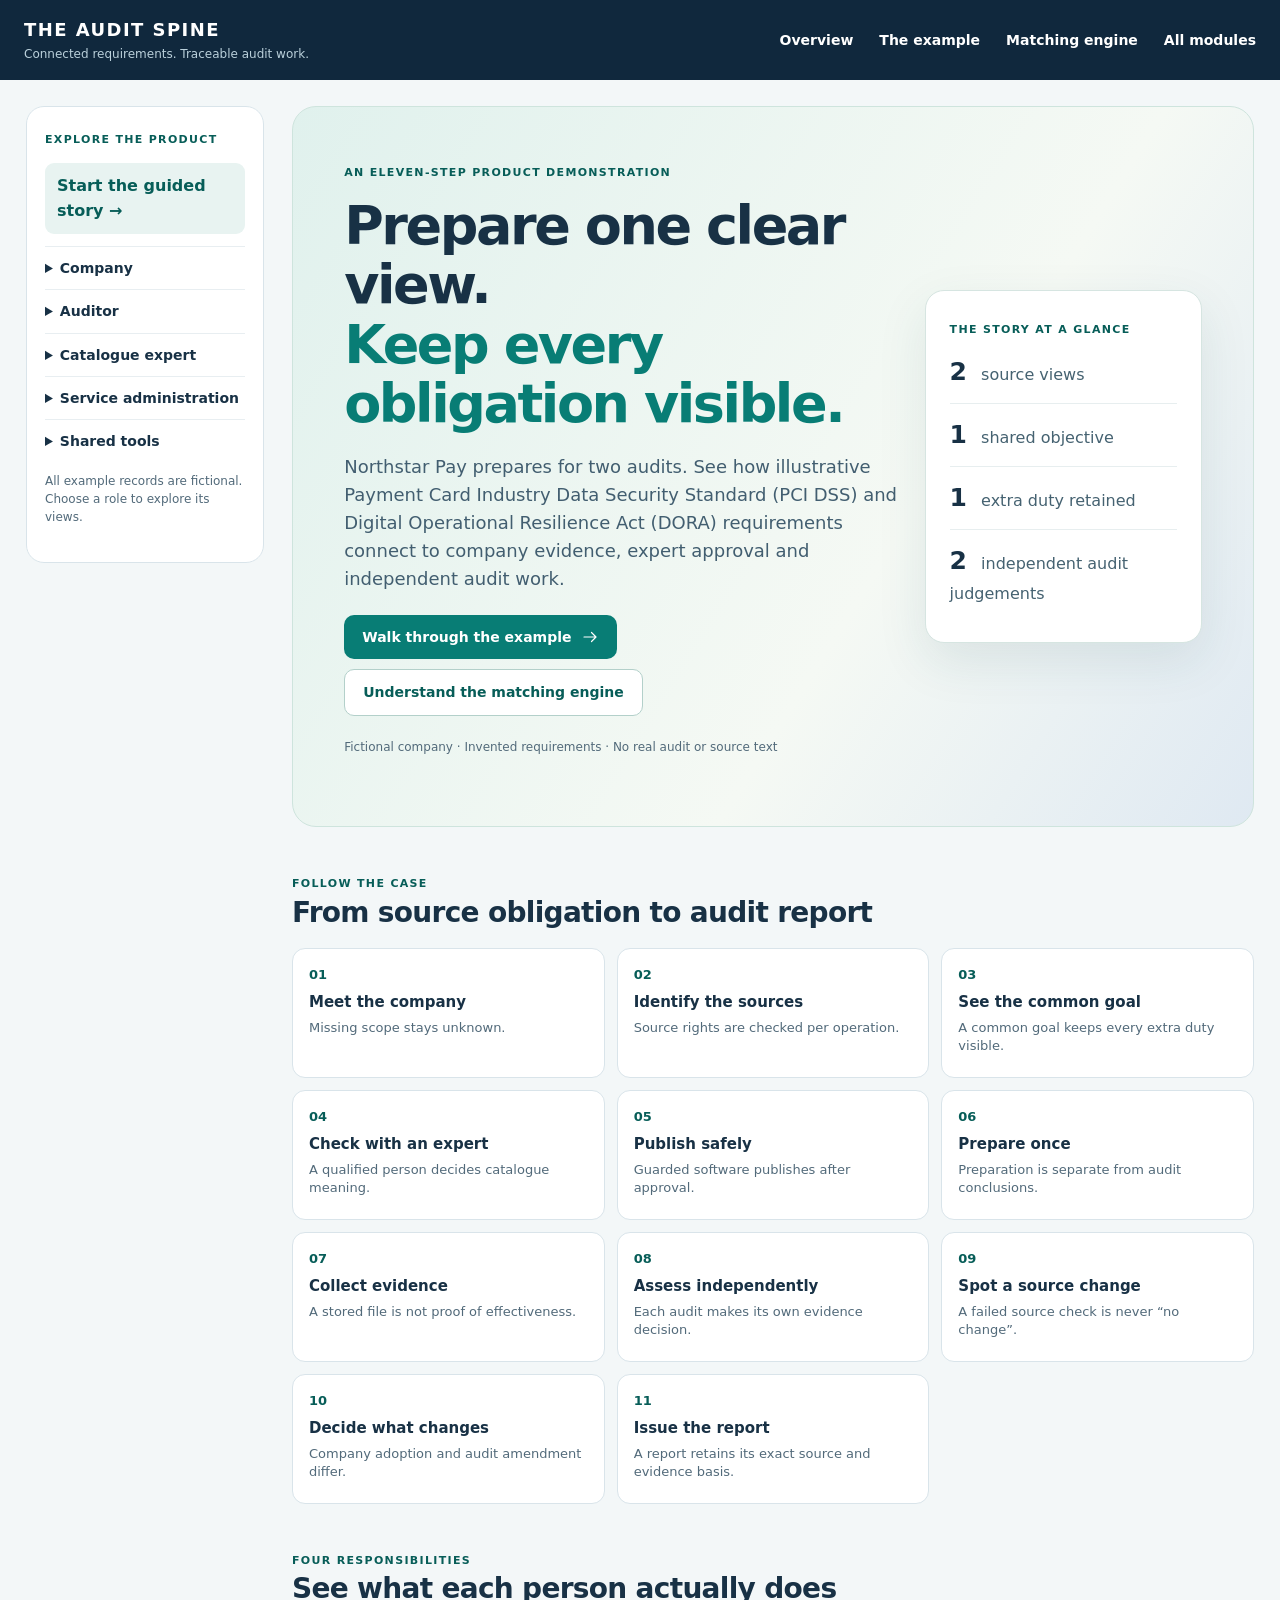
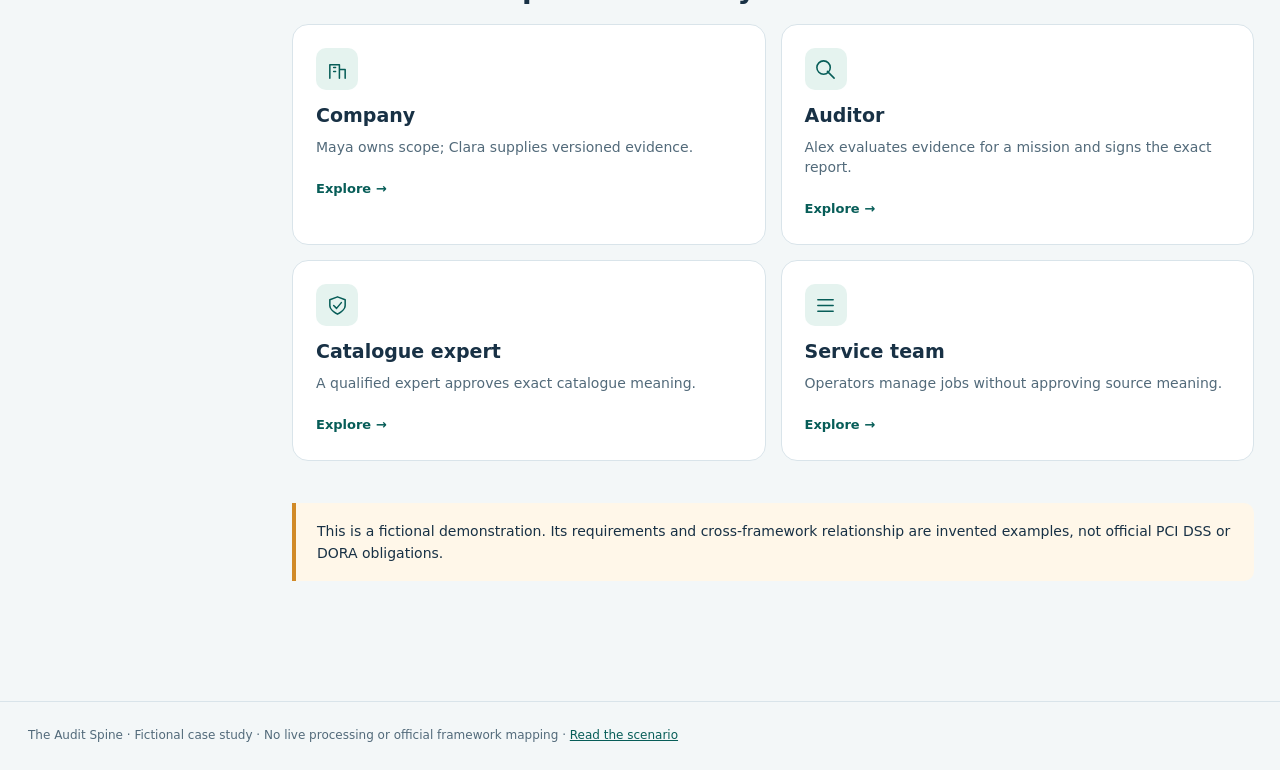
<file: index.html>
<!doctype html><html lang="en"><head><meta charset="utf-8"><meta name="viewport" content="width=device-width,initial-scale=1"><meta name="description" content="Explore a fictional payment company preparing for two audits with traceable requirements, evidence and expert decisions."><title>The Audit Spine · Product demonstration</title><style>:root{--ink:#183145;--navy:#10283d;--teal:#087d75;--teal-dark:#075d58;--muted:#526a7a;--line:#d9e4ea;--paper:#fff;--bg:#f3f7f8;--amber:#a86210}*{box-sizing:border-box}html{scroll-behavior:smooth}body{margin:0;background:var(--bg);color:var(--ink);font:16px/1.6 Inter,ui-sans-serif,system-ui,-apple-system,Segoe UI,sans-serif}a{color:var(--teal-dark)}a:hover{text-decoration-thickness:2px}a,button,summary{touch-action:manipulation}button{cursor:pointer;font:inherit}a:focus-visible,button:focus-visible,summary:focus-visible{outline:3px solid #e59f33;outline-offset:3px}.skip{position:absolute;left:-10000px}.skip:focus{left:20px;top:10px;z-index:100;background:white;padding:10px}header{background:var(--navy);color:white;padding:16px max(24px,calc((100vw - 1400px)/2));display:flex;justify-content:space-between;gap:24px;align-items:center}header a{color:white;text-decoration:none}.brand{font-size:18px;letter-spacing:.08em;font-weight:800}.brand small{display:block;letter-spacing:0;color:#bad0db;font-weight:400;font-size:12px}nav.top{display:flex;gap:26px;flex-wrap:wrap}nav.top a{font-size:14px;font-weight:650}.shell{max-width:1450px;margin:26px auto;display:grid;grid-template-columns:238px minmax(0,1fr);gap:28px;padding:0 26px}aside.left{align-self:start;background:white;border:1px solid var(--line);border-radius:18px;padding:18px;position:sticky;top:20px;max-height:calc(100vh - 40px);overflow:auto}.side-title,.eyebrow{font-size:11px;text-transform:uppercase;letter-spacing:.12em;color:var(--teal-dark);font-weight:800}.side-start{display:block;background:#e8f3f1;border-radius:9px;padding:10px 12px;text-decoration:none;font-weight:700;margin:12px 0}.side-start:hover{background:#d6ebe7}.left details{border-top:1px solid #e8eef1;padding:10px 0}.left summary{font-size:14px;font-weight:700;cursor:pointer}.left details a{display:block;padding:5px 4px 5px 13px;text-decoration:none;font-size:13px;line-height:1.35}.left details a:hover{background:#eff7f5}.left .side-note{font-size:12px;color:var(--muted);line-height:1.5}main{min-width:0;outline:none;padding-bottom:70px}h1{font-size:clamp(32px,4.4vw,54px);letter-spacing:-.045em;line-height:1.1;margin:12px 0 20px}h1 em{font-style:normal;color:var(--teal)}h2{font-size:clamp(21px,2.2vw,28px);line-height:1.25;margin:0 0 18px;letter-spacing:-.025em}h3{font-size:19px;line-height:1.25;margin:14px 0 8px}p{margin:9px 0 18px}.lead{font-size:18px;line-height:1.55;color:#425e70;max-width:820px}.fine{font-size:12px;color:var(--muted)}.hero{background:linear-gradient(122deg,#e0f1ed 0%,#f5f9f4 62%,#dfe9f2 100%);border:1px solid #cee4dd;border-radius:24px;min-height:420px;padding:clamp(25px,4vw,56px);display:grid;grid-template-columns:minmax(0,2fr) minmax(240px,1fr);gap:26px;align-items:center}.hero-stats{background:#fff;border:1px solid #d6e5e1;border-radius:19px;padding:24px;box-shadow:0 18px 50px #1d4a541a}.hero-stats>span{font-size:11px;letter-spacing:.12em;font-weight:800;color:var(--teal-dark)}.hero-stats div{padding:11px 0;border-bottom:1px solid #e7eeef;color:#456271}.hero-stats div:last-child{border:0}.hero-stats b{font-size:25px;color:var(--ink);margin-right:9px}.buttons{display:flex;gap:10px;flex-wrap:wrap;margin:22px 0}.btn{background:var(--teal);color:white;padding:11px 18px;border-radius:10px;text-decoration:none;font-size:14px;font-weight:750;display:inline-flex;gap:10px;align-items:center;min-height:44px}.btn:hover{background:var(--teal-dark);color:white}.btn.light{background:white;color:var(--teal-dark);border:1px solid #b3d0ca}.btn .icon{width:18px;height:18px}.section{margin:42px 0}.route-grid{display:grid;grid-template-columns:repeat(3,minmax(0,1fr));gap:12px}.route-grid a{background:white;border:1px solid var(--line);border-radius:13px;padding:16px;text-decoration:none;color:var(--ink);min-height:130px}.route-grid a:hover,.card:hover{border-color:var(--teal);box-shadow:0 8px 24px #163e4014}.route-grid span{display:block;color:var(--teal-dark);font-weight:800;font-size:13px}.route-grid b{display:block;margin:5px 0;font-size:15px}.route-grid small{display:block;color:var(--muted);font-size:13px;line-height:1.35}.grid{display:grid;grid-template-columns:repeat(2,minmax(0,1fr));gap:15px}.card{background:white;border:1px solid var(--line);border-radius:16px;padding:23px;color:var(--ink);text-decoration:none;display:block;min-width:0}.card p{font-size:14px;color:var(--muted);line-height:1.45}.card b{font-size:13px;color:var(--teal-dark)}.card-icon{display:grid;place-items:center;background:#e5f3ef;color:var(--teal-dark);border-radius:10px;width:42px;height:42px}.icon{width:23px;height:23px}.notice{border-left:4px solid #d18a27;background:#fff7e9;padding:17px 21px;border-radius:0 10px 10px 0;margin:24px 0;font-size:14px}.intro{padding:24px 0 12px}.match{display:grid;grid-template-columns:minmax(180px,1fr) 28px minmax(190px,1.2fr) 28px minmax(180px,1fr);gap:10px;align-items:center;margin:28px 0}.source-group{display:grid;gap:10px}.source-group>div,.shared,.difference{padding:18px;border:1px solid #cfdfdd;border-radius:15px;background:white;min-width:0}.source-group span,.shared span,.difference span{display:block;color:var(--teal-dark);font-size:11px;text-transform:uppercase;letter-spacing:.07em;font-weight:800}.source-group strong,.shared strong,.difference strong{display:block;font-size:16px;line-height:1.3;margin-top:5px}.source-group p,.shared p,.difference p{color:var(--muted);font-size:13px;margin:6px 0 0}.shared{background:#e5f3ef;border-color:#9fd0c6;box-shadow:0 10px 25px #1d6e6118}.difference{background:#fff9ed;border-color:#ecd19e}.connector{color:var(--teal);display:flex;align-items:center;justify-content:center}.pipeline{display:grid;grid-template-columns:repeat(4,1fr);gap:12px}.pipeline>div{border:1px solid var(--line);background:white;border-radius:13px;padding:17px}.pipeline span{display:grid;place-items:center;background:#e5f3ef;color:var(--teal-dark);border-radius:50%;width:30px;height:30px;font-weight:800}.pipeline b{display:block;margin-top:10px}.pipeline p{font-size:13px;color:var(--muted)}.callout{padding:22px;border:1px solid var(--line);border-radius:14px;background:#fff}.callout p{color:var(--muted)}.screen-heading{display:flex;justify-content:space-between;gap:25px;align-items:center;padding:20px 0 10px}.screen-heading h1{font-size:clamp(30px,3.6vw,45px)}.screen-icon{width:64px;height:64px;flex:none;border-radius:18px;background:#e5f3ef;color:var(--teal-dark);display:grid;place-items:center}.screen-icon .icon{width:34px;height:34px}.progress{height:7px;background:#e2e9ec;border-radius:8px;overflow:hidden;margin:18px 0}.progress span{height:100%;display:block;background:var(--teal)}.context{display:flex;gap:8px;flex-wrap:wrap;margin:14px 0 24px}.context span{background:white;border:1px solid var(--line);border-radius:25px;padding:5px 10px;color:#4c6876;font-size:12px}.workspace{display:grid;grid-template-columns:minmax(0,1.9fr) minmax(240px,.8fr);gap:16px}.panel,.insight,.detail{background:white;border:1px solid var(--line);border-radius:16px;padding:20px;min-width:0}.panel-title h2{font-size:20px;margin:4px 0}.tablewrap{overflow:auto}.tablewrap table{width:100%;border-collapse:collapse;font-size:14px;text-align:left}.tablewrap caption{position:absolute;clip:rect(0 0 0 0);height:1px;width:1px;overflow:hidden}.tablewrap th,.tablewrap td{border-bottom:1px solid #e8eef1;padding:13px 12px;vertical-align:top;min-width:125px}.tablewrap thead{background:#eef5f5}.tablewrap tbody th{font-weight:700}.insight{background:#f0f6f4;border-color:#d5e8e2;align-self:start}.insight h2{font-size:19px;margin:8px 0}.insight p{color:#496977;font-size:14px}.insight button{background:none;border:0;padding:7px 0;color:var(--teal-dark);font-weight:750;text-align:left}.detail{margin:16px 0}.detail summary{cursor:pointer;font-weight:750}.detail dl{display:grid;grid-template-columns:repeat(2,1fr);gap:12px}.detail dl>div{border-bottom:1px solid #e9eff1;padding:8px 0}.detail dt{font-size:12px;color:var(--muted)}.detail dd{margin:0;font-weight:650;overflow-wrap:anywhere}.story-nav{border-top:1px solid var(--line);padding-top:20px;display:flex;justify-content:space-between;align-items:center;gap:10px;margin:26px 0}.story-nav>a:not(.btn){font-weight:700;text-decoration:none}.story-nav>span{font-size:13px;color:var(--muted)}.related{display:flex;flex-wrap:wrap;gap:10px}.related a{border:1px solid var(--line);border-radius:9px;padding:9px 13px;text-decoration:none;background:white;font-size:13px}.related a:hover{border-color:var(--teal)}.story-card{background:#e7f3ef;border-radius:12px;padding:20px;margin:20px 0}.story-card p{margin:4px 0}.footer{max-width:1450px;margin:auto;border-top:1px solid var(--line);padding:24px 28px;color:var(--muted);font-size:12px}dialog{border:0;border-radius:16px;box-shadow:0 24px 80px #10283d66;padding:27px;max-width:520px;width:calc(100vw - 35px);color:var(--ink)}dialog::backdrop{background:#10283d99}dialog h2{font-size:20px}
@media(max-width:1100px){.shell{grid-template-columns:205px minmax(0,1fr);gap:18px}.hero{grid-template-columns:1fr}.hero-stats{display:grid;grid-template-columns:repeat(2,1fr);gap:0 20px}.hero-stats>span{grid-column:1/-1}.match{grid-template-columns:1fr}.connector .icon{transform:rotate(90deg)}.source-group{grid-template-columns:repeat(2,1fr)}.pipeline{grid-template-columns:repeat(2,1fr)}}
.highlights{display:grid;grid-template-columns:repeat(3,minmax(0,1fr));gap:12px;margin:12px 0 18px}.highlight{background:white;border:1px solid var(--line);border-radius:13px;padding:16px;min-width:0}.highlight span{display:block;color:var(--muted);font-size:12px;margin-bottom:7px}.highlight strong{font-size:14px;line-height:1.4;display:block}.highlight.good{border-top:4px solid #318569}.highlight.warn{border-top:4px solid #c88826}.highlight.neutral{border-top:4px solid #5584ac}
@media(max-width:760px){.highlights{grid-template-columns:1fr}}
@media(max-width:760px){header{padding:16px;align-items:start;flex-direction:column}nav.top{gap:14px}.shell{display:block;padding:0 16px;margin:16px auto}.left{position:static!important;max-height:none!important;margin-bottom:20px}.hero{min-height:0;padding:24px}.route-grid,.grid,.workspace,.detail dl{grid-template-columns:1fr}.story-nav{flex-wrap:wrap}.story-nav .btn{width:100%;justify-content:center}.screen-icon{display:none}.source-group{grid-template-columns:1fr}.hero-stats{padding:15px}.hero-stats b{font-size:21px}.screen-heading h1{letter-spacing:-.025em}}
@media(max-width:430px){.hero-stats{grid-template-columns:1fr}.pipeline{grid-template-columns:1fr}.context{font-size:11px}.btn{width:100%;justify-content:center}}
@media print{header,.left,.buttons,.story-nav,.insight button,dialog{display:none!important}.shell{display:block}body{background:white}.panel,.card,.callout{break-inside:avoid}}
</style></head><body><a class="skip" href="#main">Skip to content</a><header><a class="brand" href="#home">THE AUDIT SPINE<small>Connected requirements. Traceable audit work.</small></a><nav class="top" aria-label="Primary navigation"><a href="#home">Overview</a><a href="#scenario">The example</a><a href="#engine">Matching engine</a><a href="#directory">All modules</a></nav></header><div class="shell"><aside class="left"><span class="side-title">Explore the product</span><a class="side-start" href="#tour/0">Start the guided story →</a><nav id="navigation" aria-label="Workspaces"></nav><p class="side-note">All example records are fictional. Choose a role to explore its views.</p></aside><main id="main" tabindex="-1"></main></div><footer class="footer">The Audit Spine · Fictional case study · No live processing or official framework mapping · <a href="Prototype_Guide.html">Read the scenario</a></footer><dialog id="explanation" aria-labelledby="dialog-title"><h2 id="dialog-title"></h2><p id="dialog-copy"></p><form method="dialog"><button class="btn">Close</button></form></dialog><script>const CONTENT = {"screens":[{"id":"SCR01","title":"People and access","workspace":"Company","lead":"Named grants keep people, purposes and professional authority separate.","columns":["Person","Context","Actions","Validity"],"rows":[["Alex","card security audit / payment processing systems","Inspect and comment; no export","30 Sep 2026 18:00 UTC"],["Company owner","payment processing systems / merchant services systems","Declare and prepare","Active"]],"fields":[["Recipient","Alex"],["Purpose","card security audit access review"],["Perimeter","payment processing systems"],["Expiry","2026-09-30T18:00"],["Allowed actions","Inspect; comment"]],"actions":[["grant","Preview grant"],["revoke","Simulate Alex revocation"]],"links":["SCR02","SCR30"],"story":"Invite Alex to inspect the payment platform audit. This invitation does not give access to merchant services or permission to export files.","designTitle":"Organisation and people"},{"id":"SCR02","title":"Choose a working context","workspace":"All","lead":"Switching context clears selections and cannot create access.","columns":["Context","Baseline","Boundary"],"rows":[["Company preparation","catalogue release 1","Company-owned"],["card security audit","catalogue release 1","payment processing systems"],["resilience audit","catalogue release 1","payment processing systems and merchant services systems; facts incomplete"]],"fields":[["Selected engagement","card security audit"],["Purpose","Access review"],["Perimeter","payment processing systems"]],"actions":[["context","Apply permitted context"]],"links":["SCR09","SCR17"],"story":"Choose the organisation, scope and mission before reviewing information. The same document can have different relevance in different missions.","designTitle":"Context selector"},{"id":"SCR03","title":"Source library","workspace":"Curation","lead":"Register source families even when text may only be referenced.","columns":["Source view","Example scope","Publication permission"],"rows":[["PCI DSS illustration","Card data environment","Permitted synthetic example"],["DORA illustration","Digital operational resilience","Permission under review"]],"fields":[["Issuer","Synthetic standards owner"],["Family","DORA illustration"],["Mode","reference only"],["Language","en"]],"actions":[["source","Stage source entry"]],"links":["SCR04","SCR22"],"story":"The catalogue team registers two illustrative source views: PCI DSS for card security and DORA for digital resilience. These example statements are fictional and are not quotations from either source.","designTitle":"Source registry"},{"id":"SCR04","title":"Source version and permissions","workspace":"Curation","lead":"A notice revision is distinct from the main edition and from extraction history.","columns":["Dependency","Version","Completeness"],"rows":[["Resilience clarification notice","r1","Complete synthetic example"],["Definition set","r1","Included"],["Native edition","Edition 1","Unchanged"]],"fields":[["Document role","Notice"],["Native locator","Resilience clarification"],["Use requested","Redistribute"],["Rights basis","Synthetic renewed permission"]],"actions":[["renew","Record renewed distribution right"]],"links":["SCR05","SCR08"],"story":"A clarification may change evidence expectations without changing the main framework edition. Keep both versions traceable.","designTitle":"Source detail"},{"id":"SCR05","title":"Compare requirements","workspace":"Curation","lead":"Compare dimensions and retain source-specific duties that the neutral objective does not cover.","columns":["Compare","Card security illustration","Digital resilience illustration"],"rows":[["Shared goal","Review privileged access","Review privileged access"],["Evidence","Review record","Review record and reason to retain access"],["Difference to keep","No added reason in this example","Reviewer justification remains visible"]],"fields":[["Source atom","Digital resilience access obligation"],["Target requirement","Shared access-review requirement"],["Relationship","common objective plus additional duty"],["Rationale","Additional reviewer justification is a residual"]],"actions":[["mapping","Save mapping candidate"],["orphan","Demonstrate targetless Orphan"]],"links":["SCR06","SCR07"],"story":"Both illustrative source views ask Northstar Pay to review privileged access. The DORA illustration also asks for a recorded reason to retain access. The shared requirement captures the common goal; the extra justification stays attached to its source.","designTitle":"Mapping workbench"},{"id":"SCR06","title":"Unresolved differences","workspace":"Curation","lead":"Cases preserve unresolved duties instead of hiding them in a coverage total.","columns":["Case","Kind","Owner","Disposition"],"rows":[["Reviewer-justification gap","Residual","Catalogue expert","Justification not covered"],["Unmatched obligation","no matching shared objective","Curator","No target requirement"]],"fields":[["Case","Reviewer-justification gap"],["Disposition","Retain explicit residual"],["Reason","Neutral objective does not cover the added evidence depth"]],"actions":[["case","Save proposed disposition"]],"links":["SCR05","SCR07"],"story":"A suggested match is incomplete if reviewer justification is absent. An unresolved difference remains visible for expert review.","designTitle":"Conflict queue"},{"id":"SCR07","title":"Expert decision","workspace":"Curation","lead":"Authorisation binds exact meaning, dependencies, language and timing.","columns":["Exact item","What the expert checks","Current state"],"rows":[["Shared access-review requirement","Source links and retained difference","Awaiting expert decision"],["Earlier catalogue release","Previously authorised wording","Active; unchanged"]],"fields":[["Subject","proposed catalogue update"],["Decision rationale","Reviewed source difference and explicit residual"],["Language","en"],["Expected predecessor","catalogue release 1"]],"actions":[["authorise","Authorise exact subject"],["return","Return with reasons"]],"links":["SCR08","SCR04"],"story":"A qualified catalogue expert checks the two source links, the extra justification and the exact proposed wording. Only that expert can authorise this catalogue meaning; a model or operator can only suggest or execute work.","designTitle":"Expert review"},{"id":"SCR08","title":"Catalogue publication","workspace":"Curation","lead":"Software executes after expert authority; there is no manual force-publish action.","columns":["Publication check","Current result"],"rows":[["Expert approval","Recorded for the exact proposal"],["Permission to display source","Expired; blocks publication"],["Earlier release","Still active until every check passes"]],"fields":[],"actions":[["refresh","Recheck execution status"]],"links":["SCR07","SCR04","SCR24"],"story":"An expert decision has been recorded, but permission to display one source has expired. Publication stays blocked. Once rights are renewed, software checks the same authorised content and publishes it automatically, with no routine second human publish request.","designTitle":"Publication"},{"id":"SCR09","title":"Define company scope","workspace":"Company","lead":"A partial population leaves applicability unknown where required facts are missing.","columns":["Business area","Known population","Outcome"],"rows":[["Payment processing systems","Confirmed for the example","In scope"],["Merchant services systems","One service still unconfirmed","Scope remains unknown"]],"fields":[["Perimeter","merchant services systems"],["Declaration","Unknown"],["Reason","One system unavailable and estate completeness not yet attested"]],"actions":[["scope","Save declared limitation"],["evaluate","Evaluate exact facts"]],"links":["SCR11","SCR15","SCR24"],"story":"Northstar Pay operates payment processing systems and merchant services in France. Maya has confirmed the payment platform inventory. One merchant service has not yet been identified, so that part of the scope remains unknown.","designTitle":"Scope workspace"},{"id":"SCR10","title":"The shared requirement","workspace":"Company","lead":"The neutral objective and native residuals stay visible beside the local request.","columns":["Source view","How it relates","What Clara must prepare"],"rows":[["PCI DSS illustration","Matches shared objective","Access review record"],["DORA illustration","Shares goal, adds a duty","Access review and reviewer justification"],["Merchant services","Population incomplete","Clarify scope before concluding"]],"fields":[["Owner","Operations lead"],["Requested purpose","Access review"],["Period","2026-04-01 to 2026-06-30"],["Local supplement","Retain reviewer justification"]],"actions":[["request","Create preparation request"]],"links":["SCR11","SCR13"],"story":"Clara sees one preparation objective, “Review privileged access and record the result.” She also sees the additional resilience justification. Preparing once does not mean claiming that both source obligations are identical.","designTitle":"Requirement detail"},{"id":"SCR11","title":"Preparation work","workspace":"Company","lead":"Work status describes preparation, not compliance.","columns":["Request","Owner","Due","State"],"rows":[["Access-review preparation request","Operations lead","30 Jun 2026","Response submitted"],["Merchant services scope request","Scope owner","Review needed","Blocked by unknown merchant services systems"]],"fields":[["Request","Access-review preparation request"],["Owner","Operations lead"],["Preparation disposition","Ready for assessor review"]],"actions":[["prepare","Record preparation review"]],"links":["SCR10","SCR12","SCR17"],"story":"Assign the review record and reviewer justification to Clara. Completing a preparation task does not establish that a control is effective.","designTitle":"Preparation board"},{"id":"SCR12","title":"Evidence library","workspace":"Company","lead":"Secure versioned uploads are the reference path; external references and captures are additional modes.","columns":["Evidence","Version","What it covers"],"rows":[["Quarterly access review","Version 1","April–June; payment platform only"],["Merchant services inventory","Not yet complete","Missing service requires follow-up"]],"fields":[["Title","Quarterly access review"],["Producer","Operations lead"],["Period","2026-04-01 to 2026-06-30"],["Perimeter","payment processing systems"],["Custody mode","Upload"]],"actions":[["upload","Simulate quarantined intake"],["scan","Simulate safe scan and admission"]],"links":["SCR13","SCR15"],"story":"Clara uploads the April–June access-review file. Version 1 covers the payment platform; the merchant-services population is still incomplete. The secure library records custody and versions, not an auditor’s conclusion.","designTitle":"Evidence library"},{"id":"SCR13","title":"Evidence item","workspace":"Company","lead":"One exact version can support several purposes only after distinct relevance decisions.","columns":["Use","Purpose","Decision","Limitation"],"rows":[["card audit evidence use / card security audit","Access review","Relevant with limits","An exception remains"],["resilience audit evidence use / resilience audit","Record existence","Relevant with limits","payment processing systems only; merchant services systems and justification missing"]],"fields":[["Version","Quarterly access review · version 1"],["New use engagement","resilience audit"],["Purpose","Review record existence"],["Limitations","merchant services systems coverage and justification missing"]],"actions":[["reuse","Propose independent use"],["version","Simulate new evidence version"]],"links":["SCR19","SCR21"],"story":"The payment audit can accept the record with limits. The resilience review still lacks merchant-services coverage and the explanation of retained access.","designTitle":"Evidence detail"},{"id":"SCR14","title":"Connections","workspace":"Administration","lead":"Read-only collection uses a bounded source grant and no remediation credentials.","columns":["Connection","Family","Scope","Mode"],"rows":[["Infrastructure inventory","Named payment systems","50 systems requested","Read only"],["Document repository","Approved access-review folder","Exact file version","Read only"]],"fields":[["Connection","Inventory-01"],["Scope","50 named systems"],["Credential","Vault reference only"],["Allowed operation","Read inventory"]],"actions":[["connection","Preview bounded connection"],["collect","Run simulated collection"]],"links":["SCR15","SCR30"],"story":"Connect an identity system with read-only permissions. The collection cannot change accounts or remediate access.","designTitle":"Connections"},{"id":"SCR15","title":"Collection status","workspace":"Administration","lead":"Requested, captured and declared-complete populations are different.","columns":["Partition","Requested","Captured","Outcome"],"rows":[["payment processing systems","30","30","Captured"],["merchant services systems","20","19","Partial; one unavailable"]],"fields":[["Run","collection run"],["Recovery reason","Retry unavailable partition within original scope"]],"actions":[["retrycollection","Retry missing partition"]],"links":["SCR09","SCR12","SCR29"],"story":"The collection captures 49 of 50 expected systems. A successful transfer does not prove that the declared population is complete.","designTitle":"Collection run"},{"id":"SCR16","title":"Audit missions","workspace":"Auditor","lead":"Rows are limited to explicit client grants; a firm portfolio is not an evidence pool.","columns":["Mission","Perimeter","Snapshot","Next action"],"rows":[["card security audit","payment processing systems","catalogue release 1","Review fieldwork"],["resilience audit","payment processing systems / merchant services systems","catalogue release 1","Resolve scope limitation"]],"fields":[["Mandate","Audit engagement"],["Selected mission","card security audit"],["Planned date","2026-09-22"]],"actions":[["plan","Save planning draft"]],"links":["SCR17","SCR18"],"story":"Alex sees only explicitly assigned audits. Documents from one client never become a shared pool for other clients.","designTitle":"Engagement portfolio"},{"id":"SCR17","title":"Mission plan","workspace":"Auditor","lead":"A mission pins its mandate, criteria and context independently of company preparation.","columns":["Record","Exact basis"],"rows":[["card security audit","PCI DSS illustration / payment processing systems / catalogue release 1"],["resilience audit","DORA illustration selected work / both perimeters"],["Programme","Version 1; source-specific residuals retained"]],"fields":[["Mission","resilience audit"],["Proposed amendment","catalogue release 2"],["Reason","Notice Resilience clarification r1 impact reviewed separately"]],"actions":[["amend","Authorise separate ENG-B amendment"]],"links":["SCR18","SCR24","SCR21"],"story":"The payment audit keeps its own scope, criteria and catalogue release. A company update does not silently amend this mission.","designTitle":"Engagement overview"},{"id":"SCR18","title":"Auditor workpaper","workspace":"Auditor","lead":"Private notes, reviewable reasoning and shared facts remain different records.","columns":["Procedure","Method","Observed result"],"rows":[["Access review","Inspect exact records and sample","Exception identified"],["Population","Declared payment processing systems basis","merchant services systems not covered by this procedure"]],"fields":[["Outcome","Exception identified"],["Rationale","Reviewed record contains an exception requiring follow-up"],["Private note","Investigate unavailable supporting record"]],"actions":[["workpaper","Save workpaper revision"],["sharefact","Create separate shared fact"]],"links":["SCR19","SCR20"],"story":"Alex records private professional notes separately from shared facts and the report intended for the client.","designTitle":"Fieldwork card"},{"id":"SCR19","title":"Review evidence","workspace":"Auditor","lead":"Statement confirmation does not establish control effectiveness or accept another evidence use.","columns":["Audit purpose","Evidence decision","Reason"],"rows":[["Card security audit","Limited relevance","Version 1 covers the payment platform; assess the full sample"],["Resilience audit","Separate decision pending","Reviewer justification and merchant scope still needed"]],"fields":[["Use","resilience audit evidence use"],["Decision","Limited"],["Rationale","merchant services systems and reviewer justification missing"],["Statement","The review occurred in June"]],"actions":[["relevance","Record independent relevance"],["confirmstatement","Confirm statement as recorded"]],"links":["SCR13","SCR18","SCR20"],"story":"Alex reviews the exact file for the card security audit and decides whether it is relevant for that mission. The same file can be proposed for the resilience audit, but that mission needs its own judgement and additional justification.","designTitle":"Interview and evidence review"},{"id":"SCR20","title":"Findings and client responses","workspace":"Auditor","lead":"Client disagreement remains attributable and cannot silently replace the assessor conclusion.","columns":["Finding","Condition","Client position","Professional state"],"rows":[["Finding: access-review gap","Review exception","Disputed","Pending professional disposition"]],"fields":[["Response","Dispute"],["Client explanation","The missing record may be held by another team"],["Professional disposition","Seek further information"]],"actions":[["dispute","Record client dispute"],["finding","Save professional disposition"]],"links":["SCR21","SCR26"],"story":"Clara can disagree with a finding and provide a response. The response remains attributable and does not automatically close or overwrite the finding.","designTitle":"Findings and responses"},{"id":"SCR21","title":"Audit report","workspace":"Auditor","lead":"Authorise exact rendered content and recipients before automatic guarded issue.","columns":["Report element","Status","Responsible person"],"rows":[["Exact report and recipients","Draft for approval","Lead assessor"],["Private workpapers","Excluded from client copy","Audit team"],["Earlier issued report","Preserved on earlier basis","Audit practice"]],"fields":[["Package","Resilience audit report draft"],["Conclusion","Limited basis with merchant services systems uncertainty"],["Recipients","Named client sponsor"],["Private note handling","Excluded"]],"actions":[["assemble","Assemble exact draft"],["issue","Authorise exact package and issue"]],"links":["SCR18","SCR20","SCR32"],"story":"Alex assembles a report using the mission’s pinned requirements and evidence decisions. A qualified human approves the exact content and recipients before software issues it. Private workpapers stay separate from material shared with the company.","designTitle":"Report assembly and issue"},{"id":"SCR22","title":"Source monitoring","workspace":"Curation","lead":"Failed checks cannot be displayed as no change.","columns":["Monitoring result","Meaning","Next action"],"rows":[["Resilience clarification","Possible change to reviewer justification","Catalogue expert review"],["One unavailable check","No conclusion for that channel","Retry and investigate"]],"fields":[["Channel","DORA illustration notice feed"],["Cadence","Configured; no service commitment implied"]],"actions":[["monitor","Run simulated source check"]],"links":["SCR04","SCR07"],"story":"A later source clarification may change what reviewers need to document. Monitoring records the candidate change and any failed checks; it does not silently rewrite the approved catalogue or an ongoing audit.","designTitle":"Monitoring desk"},{"id":"SCR23","title":"Changes to review","workspace":"Company","lead":"Notice receipt, local review and baseline adoption are separate actions.","columns":["Change","payment processing systems","merchant services systems","Decision"],"rows":[["resilience source change","Affected","Unknown","Local review needed"]],"fields":[["Change","resilience source change"],["Deferral reason","Await local decision"],["Review date","2026-09-30"]],"actions":[["ack","Acknowledge notice only"],["defer","Record deferral"]],"links":["SCR24","SCR09"],"story":"Notify Maya that a reviewed catalogue release is available. Receiving the notice does not adopt it for the company or amend an audit.","designTitle":"Change inbox"},{"id":"SCR24","title":"Business impact of a change","workspace":"Company","lead":"A source change can touch preparation and missions without rewriting either.","columns":["Affected work","Current state","Decision needed"],"rows":[["Company preparation","Earlier release still in use","Maya reviews then adopts"],["Resilience audit","Pinned to its agreed baseline","Alex evaluates an amendment"],["Issued report","Historical basis retained","No silent rewrite"]],"fields":[["Local rationale","payment processing systems affected; merchant services systems remains unknown"],["Local audience","Company scope owner"],["Preparation target","catalogue release 2"]],"actions":[["localreview","Review exact local pack"],["adopt","Adopt preparation baseline"]],"links":["SCR17","SCR23","SCR28"],"story":"Maya reviews what the new catalogue release would change for company preparation. She can adopt it deliberately. Alex separately decides whether an active audit needs amendment; the original report remains pinned to its earlier basis.","designTitle":"Impact detail"},{"id":"SCR25","title":"My tasks","workspace":"All","lead":"Coordination tasks point to the authoritative domain decision.","columns":["Task","Owner","Meaning"],"rows":[["Respond to Finding: access-review gap","Client respondent","Factual response only"],["Review merchant services systems","Scope owner","Complete declared facts"],["Resolve source rights","Rights steward","Permitted-use decision"]],"fields":[["Task","Respond to Finding: access-review gap"],["Note","Response supplied through finding workflow"]],"actions":[["task","Resolve coordination task"]],"links":["SCR26","SCR20"],"story":"Maya, Clara and Alex receive different tasks. Each task links to the actual requirement, evidence decision or finding that needs attention.","designTitle":"My work"},{"id":"SCR26","title":"Activity and comments","workspace":"All","lead":"Messages retain exact subject and audience; a comment is never an approval.","columns":["Event","Subject","Audience"],"rows":[["Client disputed facts","Finding: access-review gap r1","Selected shared participants"],["Private follow-up note","Workpaper r1","Assessor only"]],"fields":[["Comment","Please provide the missing record"],["Audience","Selected shared participants"]],"actions":[["comment","Add attributed comment"]],"links":["SCR20","SCR25"],"story":"Keep discussions attached to the correct subject and audience. Writing “looks good” in a message does not grant approval.","designTitle":"Activity and thread panel"},{"id":"SCR27","title":"Search","workspace":"All","lead":"Exact and lexical retrieval remain usable with inference disabled.","columns":["Result","Version","Why shown"],"rows":[["Shared access-review requirement","r1 / catalogue release 1","Neutral objective in permitted catalogue"],["Quarterly access review · version 1","Apr–Jun / payment processing systems","Only under company or audit grant"]],"fields":[["Query","Access review"],["Corpus","Current permitted context"]],"actions":[["search","Search exact permitted records"]],"links":["SCR10","SCR28"],"story":"Find requirements and evidence through authorised search. Core search remains available when generative assistance is disabled.","designTitle":"Search"},{"id":"SCR28","title":"Optional writing assistant","workspace":"All","lead":"Optional cited wording preserves the stored result and cannot approve anything.","columns":["Claim","Citation","Limitation"],"rows":[["payment processing systems is affected","resilience source change / payment-platform impact","Stored result"],["merchant services systems is unknown","resilience source change / merchant-services uncertainty","Missing population facts"]],"fields":[["Task","Explain local impact"],["Context","resilience source change exact revision"],["Budget","B1; bounded optional draft"]],"actions":[["ai","Simulate bounded draft"],["adoptdraft","Keep wording as draft"]],"links":["SCR24","SCR29"],"story":"An optional assistant explains an approved requirement using permitted citations. It cannot change the stored requirement or approve a mapping.","designTitle":"Assistant drawer"},{"id":"SCR29","title":"Service operations","workspace":"Administration","lead":"Operators inspect receipts and budgets without semantic authority.","columns":["Job","State","Limit"],"rows":[["Publication catalogue release 2","Guarded automatic execution","No force publish"],["Assistance draft","Optional","Parent B1 envelope"],["Inventory run","Partial","Retry within scope"]],"fields":[["Job","optional writing request"],["Reason","Inspect remaining budget"]],"actions":[["job","Inspect safe job receipt"],["canceljob","Cancel optional job"]],"links":["SCR08","SCR15","SCR30"],"story":"An operator can inspect failed jobs and consumption limits. The operator cannot approve the meaning of catalogue content.","designTitle":"Operations console"},{"id":"SCR30","title":"Permissions and policy","workspace":"Administration","lead":"Grants, source rights, expertise, retention and recovery have distinct responsible owners.","columns":["Policy","Owner","Status"],"rows":[["Competence and conflicts","Catalogue governance","Ratification required"],["Retention and holds","Privacy/data owner","No legal duration assumed"],["Deployment recovery","Operations/security","Qualification pending"]],"fields":[["Support scope","Metadata only"],["Reason","Investigate failed run"],["Duration","Time-bounded by policy"]],"actions":[["support","Preview bounded support access"]],"links":["SCR01","SCR04","SCR32"],"story":"Different owners manage access, source permissions, expert qualifications and retention. Service administration does not grant professional authority.","designTitle":"Governance console"},{"id":"SCR31","title":"Plan and usage","workspace":"Company","lead":"Commercial eligibility never grants source rights or private workpaper access.","columns":["Meter","Used","Limit","Interpretation"],"rows":[["Original storage","420 gigabytes","500 gigabytes proposed","Internal replicas excluded"],["Optional drafts","80","100 proposed","Logical completions, not provider calls"],["resilience audit sponsor","Company","One effective sponsor","No duplicate activation charge"]],"fields":[["Sponsor","Firm practice"],["Mission","resilience audit"],["Effective date","2027-01-01"],["Overage cap","Explicit acceptance required"]],"actions":[["sponsor","Preview sponsorship transfer"],["budget","Preview capped allowance"]],"links":["SCR30","SCR32"],"story":"Show service usage and plan limits. Commercial eligibility does not confer rights to framework text or private auditor notes.","designTitle":"Plan and usage"},{"id":"SCR32","title":"Export and exit","workspace":"Company","lead":"A generated archive is not a delivered export or proof that every byte was deleted.","columns":["Item","Disposition","Reason"],"rows":[["Quarterly access review · version 1","Include if permitted","Exact custody and digest"],["Card security audit report","Include if permitted","Historical issued package"],["Private assessor note","Excluded","No export grant"],["External old version","Unavailable if absent","Never substitute latest"]],"fields":[["Export purpose","Customer portability"],["Recipient","Named company owner"],["Scope","Permitted Northstar records"]],"actions":[["export","Preview controlled export"],["close","Preview closure obligations"]],"links":["SCR13","SCR21"],"story":"Prepare an authorised export with exact versions and recipient checks. Archive generation alone is not delivery, and an exit request is not proof of completed deletion.","designTitle":"Import export and exit"}],"modules":[{"id":"M01","interface":"IF01","name":"Organisation and access","value":"Give every person the correct company, perimeter and engagement context while preserving accountable authorship when teams change. The organisation hierarchy describes the customer; a separate grant controls permitted actions.","actors":"Company administrators manage entities and teams. Delegated sponsors propose grants. Verified recipients accept bounded invitations. Security suspends access under its own authority.","screens":["SCR01","SCR02"],"records":"E01 Tenant; E02 Company; E03 MembershipGrant","steps":[["Register organisation","Declare legal entities, accountable owner and deployment. Activate only after the required responsible roles are assigned."],["Define access","Select exact tenant, company, perimeter, engagement, purpose, actions and validity. Preview effective access before committing."],["Invite and accept","Present identity, role, scope and expiry. Reissue invalidates the former invitation token; matching names never merges identities."],["Review or revoke","Recheck all remaining grants and show what access persists. Expiry/revocation blocks subsequent disclosure and queued deliveries."],["Transfer work","Reassign responsibility explicitly without rewriting the original author or automatically transferring evidence visibility."]],"fields":[["Organisation","Legal/display name, identifier scheme/value, jurisdiction and effective hierarchy; unknown legal facts remain unknown."],["Hierarchy and team","Effective-dated associations, accountable owner, producer and backup; reject cycles and cross-tenant parent changes."],["Grant","Issuer/subject identity, company/engagement/perimeter, selected object classes, purpose and explicit capabilities."],["Validity","Start and exclusive expiry with timezone, issuer, reason, policy and review due date; export is separate from read."],["Invitation","Verified destination, token status, acceptance/cancellation receipt and identity-link result."],["Delegation","Issuer must have delegation authority for each proposed scope/action; arbitrary group attributes cannot create expertise."]],"rules":[["BR01","Current identity, a valid grant for this precise action/context, classification/source rights and no overriding restriction must all hold. Do not combine unrelated grants into an ungranted purpose."],["Company CO-P01 — proposal","Revoking one grant may leave another legitimate grant. The administration preview must show actual remaining access, not claim global removal."],["Context boundary","Changing tenant clears selection, cached previews and prior search results. Safe denied links, counts and recent items cannot expose hidden clients."],["Professional boundary","IdP membership, firm affiliation and administrator roles do not confer catalogue competence or client report authority."]],"edges":"Accepted wrong-identity invitations require suspension and investigation. A last-administrator departure uses controlled recovery or closure. Identity-provider failure does not permit an authentication bypass. Material already downloaded cannot be technically recalled.","bulk":"Stage entity/member imports with identity matches, rejected rows and proposed grants. Apply authorised rows with individual receipts. Reassignment previews access changes; it cannot create evidence rights by spreadsheet flag.","exchange":"IF01 supplies current actor/context decisions to all services. M16 propagates revocations and bounded support. M18 owns cross-tenant migration; changing a parent field cannot move protected data.","example":"Alex can inspect/comment on Payment platform audit / Payment platform until 30 September 2026 at 18:00 UTC. Merchant services and export remain denied regardless of firm membership or mission sponsor."},{"id":"M02","interface":"IF02","name":"Source inventory and permitted intake","value":"Maintain the complete relevant payments source landscape and admit exact material through an appropriate channel. Catalogue breadth, availability, processing rights and semantic review are independent dimensions.","actors":"Editorial owner registers sources; rights steward records allowed uses; intake operators manage acquisition; curators review source completeness.","screens":["SCR03","SCR04"],"records":"E04 FrameworkVersion; E05 SourceRevision and fragments; E06 SourcePermission","steps":[["Register","Record family, issuer, edition, language and document role even where only a reference may be held."],["Evaluate use","Check acquisition, storage, parse/OCR, indexing/embedding, inference, display, translation, redistribution and retention separately."],["Acquire safely","Capture permitted upload, feed/portal response or attributed structured/manual entry with origin and receipt."],["Inspect extraction","Preserve parser version, native fragments, definitions, notices, exceptions and missing annexes. Processing success is not complete admission."],["Maintain","Append exact native or extraction revision. A notice may change independently of the main framework edition."]],"fields":[["Identity","Issuer, family, title, edition/amendment, document role, parent dependencies and native locator; clause number alone is not identity."],["Dates and variants","Publication/effective/withdrawal dates with precision and basis; language and authoritative translation relationship."],["Ownership","Editorial, rights and monitoring owner required before admitted use; assignment does not prove qualification."],["Receipt","Channel, origin/object/version, actor/service, acquired time, digest where retained and parser revision."],["Permission","Per-operation Allowed/Denied/Unknown/Conditional, evidence, audience, territory, destination, purpose and effective interval."],["Completeness","Complete/Partial/Unknown, missing components and reason; inventory, scan and rights states remain separate."]],"rules":[["BR02","Registration does not establish acquired rights. Unknown permission blocks the affected operation while preserving entitled metadata."],["Context closure","A duty requires its relevant definitions, conditions, role, exceptions, notices and tables. Model wording cannot replace missing native context."],["Derivatives","OCR, quotations, embeddings, translations and generated paraphrases retain applicable source restrictions. Reference-only mode cannot reconstruct protected text."],["Identity and revisions","Similar titles never merge sources. Equal bytes can share protected storage only under compatible policy while preserving acquisition receipts."]],"edges":"Unsupported format, missing annex, portal outage, expired rights and parser change have different recovery owners. Unknown edition or authority is displayed. Source expiry invalidates affected access and projections without pretending all lawful historical receipts are deleted.","bulk":"Stage inventory imports with per-row identity, dependency and permitted-use outcomes. Admit source families abstractly without assuming every programme is a company checklist or requiring text access for design.","exchange":"IF02 serves exact entitled source context to M03/M04/M12/M15. Permission is checked at processing, expert review, activation and each reader/export disclosure. Safe events contain identifiers rather than source text.","example":"Resilience clarification revision 1 is a notice under Operational resilience framework (fictional). Its distribution permission expires before Catalogue release 2 activation. Reference metadata can remain visible while that execution is blocked."},{"id":"M03","interface":"IF03","name":"Requirements mappings and guidance","value":"Organise reusable audit objectives while retaining native duties and unresolved differences. Curated shared guidance helps preparation without pre-judging any actual evidence.","actors":"Curators edit atoms, requirements and comparisons; specialists advise on cases; a qualified final expert authorises the exact package through M04.","screens":["SCR05","SCR06"],"records":"E07 Atom; E08 Requirement and proposed CatalogueGuidance; E09 Link; E10 Case","steps":[["Atomise","Separate independently meaningful duties while retaining conditions, definitions and exact native anchors."],["Compare dimensions","Select a neutral objective and compare actor, object, population, trigger, cadence, depth, evidence, retention and exceptions."],["Propose relationship","Choose Equivalent/Subsumed/Extends/Partial/Conflicting/Orphan with rationale and explicit covered/uncovered facets."],["Handle case","Assign, investigate and propose justified resolution, retained limitation or visible release exclusion."],["Prepare guidance","Link evidence expectations, questions and procedures to exact contributions; include meaning-bearing guidance in review closure."]],"fields":[["Atom","Exact fragment, actor/action/object, normative role, condition, frequency, population and editorial provenance."],["Requirement","Stable concept/revision, objective, domain, boundary, outcome, structured facets and change reason."],["Link","Source atom, actual target except Orphan, dimensions, type, rationale, residuals, cases and effective context."],["Case","Residual/conflict/orphan kind, exact bases, scope/time, severity, owner, consultations and disposition."],["Guidance","Proposed E08 subtype: evidence purpose/form/attributes, producer, period/scope, steps, questions, expected corroboration and limits."],["Guidance basis","Source-mandated, TAS-authored or adapted; exact rights/source basis and language/review revision."]],"rules":[["BR03","Subsumed means the source duty is contained in the neutral requirement; do not attribute surplus to the source. Extends preserves additional source duty. Partial links do not automatically combine into Equivalent."],["Orphan and coverage","Orphan has no fabricated target. Conflicting identifies a real target and incompatible duties. Count atoms once, not links, in source coverage denominators."],["CAT-P01 — proposal","Reviewed unresolved cases can appear only as explicit limitations under a ratified inclusion policy. Rights, provenance or false-coverage defects block publication."],["INT-P01 / INT-P02 — proposals","Shared guidance belongs to E08/M03; tenant requests remain E18/M06. E10 supports an optional orphan case while E09 remains targetless."]],"edges":"Missing context returns to intake; absent expertise holds review. Stale saves preserve both drafts for comparison. A stricter-looking retention or frequency value is not automatically a safe common requirement; incompatible dimensions need a case.","bulk":"Import candidates with per-link validation and source provenance. Bulk edits append revisions and impact work; no model-confidence threshold authorises a release. Preserve splits/merges/replacements and reject replacement-lineage cycles.","exchange":"IF03 owns semantic drafts. M04 freezes exact members and dependencies. M06 instantiates reviewed guidance locally; M10 owns evidence relevance. No customer private notes enter shared catalogue guidance.","example":"A-ACCESS maps to an attributable review objective. Operational resilience framework (fictional) adds reviewer justification: preserve an Extends residual. A genuinely uncovered duty remains a targetless Orphan."},{"id":"M04","interface":"IF04","name":"Expert review and automatic publication","value":"Bind catalogue meaning to an identifiable qualified human, then execute that exact decision automatically when current guards pass. Content, review, authority and execution states are independently visible.","actors":"Final TAS expert reviews meaning; governance administers competence/conflicts; rights steward resolves use conditions; operator reconciles execution without approval authority.","screens":["SCR07","SCR08"],"records":"E11 ReviewSubject; E12 ApprovalAuthorisation; E13 ReleaseManifest","steps":[["Freeze","Close exact atoms, requirements, links, cases, guidance, languages, dependencies, exclusions and expected predecessor."],["Review","Comment, consult, return or reject with reasons. A comment such as approved has no authorisation effect."],["Authorise","Human confirms exact subject/digest, release scope, timing and validity under current competence and conflict policy."],["Execute","At immediate/scheduled time recheck authority, rights, digest, predecessor and policy; commit manifest/head/outbox atomically."],["Maintain","Retry eligible unchanged work idempotently; suspend or replace with attribution. Meaning changes create a new subject and fresh review."]],"fields":[["Subject","Exact members/dependencies, canonical digest, intended manifest, exclusions, language and validation receipts."],["Expert grant","Named human, competence families/languages, validity, conflict restrictions and protected qualification evidence."],["Review","Assigned expert, consulted advice, questions, declared limitations and Return/Reject/Authorise reason."],["Authorisation","Subject/digest, human/grant, earliest activation, expiry, predecessor and policy confirmation."],["Execution","Operation/attempt, scheduled/blocked/failed/active state, safe guard failures and retry eligibility."],["Release","Immutable manifest, activation time, predecessor and suspension/replacement lineage."]],"rules":[["BR04","Meaning, language, guidance or dependency changes invalidate the old exact subject. A confirmation checkbox cannot persist across a changed digest."],["BR05","Valid explicit expert authority leads to automatic guarded software execution. No second routine human release requester; AI cannot approve or force publication."],["Governance remains open","Do not inherit a fixed numerical quorum. Competence, independence, self-review, conflicts, consultation and expiry need ratified operational rules."],["Authority boundary","Catalogue approval does not decide company scope, evidence relevance, findings or client report issue. Operators cannot invent approval to unblock jobs."]],"edges":"Expired rights can coexist with visible approval and blocked execution. Renewal does not cure expired expert validity or stale predecessor. Competing activations use expected-head comparison. Revocation after release requires attributable suspension/review rather than rewriting history.","bulk":"Split review subjects only when independently meaningful and closed. Each package keeps its exact authority, timing and current guards; bulk processing cannot grant unrelated subject approval.","exchange":"IF04 owns protected human authority and activation. IF16 exposes safe operational status. Release events create M13 impact candidates; they do not adopt local baselines or amend engagements.","example":"Catalogue release 2 is authorised but blocked by expired distribution rights. If renewed while all other guards remain valid, automatic execution activates once. Payment platform audit continues to reference Catalogue release 1."},{"id":"M05","interface":"IF05","name":"Company scope and applicability","value":"Explain applicability and instrument eligibility from declared facts and exact rules. Keep deterministic evaluation separate from the human scope opinion and the selected preparation baseline.","actors":"Company declarer owns facts and population completeness; scope specialist reviews interpretation; company authority adopts preparation; mission authority separately fixes engagement context.","screens":["SCR09"],"records":"E14 ProfileSnapshot; E15 Perimeter; E16 ScopeMemo and RuleSet; E17 TenantBaseline","steps":[["Declare facts","Capture business/data roles, jurisdictions, systems and attributed population basis with effective and recorded times."],["Define perimeter","Include/exclude assets and shared services with rationale; overlapping perimeters remain explicit."],["Evaluate","Use exact rules/facts/source versions and preserve logical True/False/Unknown plus operational Error/NotEvaluated."],["Review opinion","Human records reason, limitations and any disagreement without editing the stored engine trace."],["Adopt","Select exact release, profile, perimeter, rule set and memo against the expected former preparation baseline."]],"fields":[["Fact","Name/type/unit, value or Unknown/NotDeclared, declarer, source and effective/recorded interval."],["Population","Named universe, enumeration method, expected/discovered counts, missing partitions, completeness and attestor."],["Perimeter","Included/excluded members, purpose, dependency/shared service, owner, period and reason."],["Rule","Admitted executable revision, parameters, formal question and explicitly defined empty-population treatment."],["Trace","Exact inputs, per-rule results, missing dependencies, operational errors, configuration and evaluation time."],["Memo/baseline","Engine outcome, separate human disposition, limitations, exact references, adopter and predecessor."]],"rules":[["BR06","Unknown is not False. Collected observations do not declare facts or prove a complete estate. Unsupported formal instrument rules remain NotEvaluated."],["Company CO-P02 — proposal","AND is False if any term is False, True only when all are True; OR is True if any is True, False only when all are False; otherwise Unknown. NOT preserves Unknown."],["Population semantics","Universal True requires supported completeness and all members satisfying the predicate; a known counterexample refutes it. Existential False requires complete enumeration and no satisfying member."],["Separate results","Preserve errors/skipped terms even if another operand decides the logical result. Human disagreement retains engine and human outcomes with reason."]],"edges":"Missing rules, conflicting facts, incomplete population and unavailable dependencies have explicit remedies. A declared complete empty universe requires a substantiated basis and rule-defined treatment. Deferred adoption cannot postpone a source obligation.","bulk":"Stage inventory rows with matches, rejected/changed records and provenance. Declarer confirms accepted set and completeness limitations. Evaluate per perimeter; an aggregate cannot count Unknown as unaffected or outside scope.","exchange":"IF05 consumes source/release and proposed observations. It supplies baseline to M06 and exact local facts to M13. IF09 fixes an independent mission snapshot rather than following latest preparation.","example":"Payment platform facts support the stated processing context; Merchant services enumeration is incomplete and stays Unknown. Preparation adoption of Catalogue release 2 does not change Payment platform audit."},{"id":"M06","interface":"IF06","name":"Preparation requirements and requests","value":"Turn a selected requirement and its native contributions into accountable requests. Preparation readiness means material is ready for review, not that the company is compliant.","actors":"Lead assigns owners and dates; producers supply exact evidence or an unavailability explanation; requester reviews preparation; assessor retains independent relevance and conclusions.","screens":["SCR10","SCR11"],"records":"E18 RequirementAssignment and local guidance instance; E19 PreparationTask and request","steps":[["Instantiate","Select exact baseline, requirement and available reviewed guidance. Label local additions explicitly."],["Assign","Name owner/producer/backup, perimeter, period, form and due date; preserve source-specific residuals."],["Respond","Link exact evidence version and declared limitations or reason unavailable."],["Review request","Clarify, record documentary disposition or close preparation; this does not close independent audit requests."],["Maintain work","Reassign/revise prospectively; changed source, scope or evidence creates review work rather than silent completion."]],"fields":[["Assignment","Baseline, requirement/contributions, accountable owner/team/backup and preparation state."],["Guidance instance","Exact catalogue guidance where available; local purpose, expected attributes/form and limitations."],["Request","Requester/recipient, period/scope, due time/timezone, permitted custody and classification."],["Response","Exact evidence, submitting actor, coverage claim, limitations and attributed message."],["Review","Preparation disposition, rationale, missing material, responsible actor and closure revision."],["Calendar","Native cadence/effective date, internal target, request deadline and reminder policy separately recorded."]],"rules":[["BR07","Internal planned dates cannot change source duties. Source cadence, freshness, retention, request state and readiness remain distinct."],["Lifecycle","Preparation: Unassigned/Assigned/In progress/Ready for assessor review. Request: Draft/Open/Response submitted/Preparation reviewed/Closed or Cancelled; overdue/partial are flags."],["Guidance boundary","Local edits cannot change published catalogue guidance. Missing reviewed guidance is visible; assistance cannot invent an authoritative procedure."],["Honest dashboard","Counts show scope, denominator, filters and as-of time. A task-completion ratio is never labelled compliance coverage."]],"edges":"Missing owner, denied source, stale revision or partial response names the blocker. Clarification returns to open work with attributed question/new revision. Future-dated or unknown-period evidence cannot satisfy a dated request by default.","bulk":"Preview each bulk assignment/request and permission. Combine requests only when purpose, scope, period, audience and definition match, preserving all origins. Owner transfer does not automatically transfer evidence visibility.","exchange":"IF06 owns preparation decisions and M07 references; M14 coordinates safe reminders. Audit-origin requests retain their audit owner despite being answered in the Company workspace.","example":"The access-review request receives Quarterly access review V1 for April–June Payment platform. Preparation can be ready while Payment audit evidence use retains an exception and Resilience review evidence use still lacks Merchant services coverage."},{"id":"M07","interface":"IF07","name":"Evidence custody versions and reuse","value":"Retain exact evidence with safe storage, provenance and controlled availability. Make reuse discoverable without inheriting another assessor’s decision.","actors":"Producer submits material; custody owner classifies it; isolated workers scan; assessor examines safe exact material and records use in M10.","screens":["SCR12","SCR13"],"records":"E20 EvidenceItem; E21 EvidenceVersion CustodyReceipt and renditions","steps":[["Describe","Choose item lineage and record producer, category, purpose, period/scope, classification and custody mode."],["Receive safely","Bounded upload ticket sends bytes only to quarantine; verify actual size/type/digest and isolated scan."],["Promote","Admit safe version with durable receipt and native/derivative lineage; uncertain storage remains unavailable."],["Inspect/reuse","Show exact permitted version and scope/period limits; each new use requires separate assessor relevance."],["Correct/dispose","New bytes create a new version; material metadata corrections flag affected uses; disposal follows explicit policy."]],"fields":[["Identity","Item/version/predecessor, safe title and category; digest equality is not authorship or truth."],["Provenance","Producer or explicit unknown, source, produced/captured/received time, actor, scan and transformations."],["Coverage","Perimeters/population, period or explicit unknown, event marker, exclusions and claimed purpose."],["Material","Native name/type/bytes/digest, preview/OCR lineage and isolated processing receipt."],["External mode","Repository/object/exact version and allowed locator; distinguish link-only, snapshot and metadata-only."],["Governance","Owner, classification, purpose/audience, rights, retention/hold references and availability."]],"rules":[["BR08","Custody is not sufficiency. Policy text, operational record, interview artefact and collected observation support different evidential purposes."],["BR09","Unavailable exact external material must not redirect to latest. Snapshot storage needs separate permission and retention basis."],["Company CO-P03 — proposal","Append byte and material metadata history. Redacted renditions keep exact lineage and separate audiences; omitted substance may require relevance review."],["Tenant isolation","No visible cross-tenant duplicate, count or existence signal. Proposed default is no cross-tenant deduplication; retention and audiences remain independent."]],"edges":"Quarantine, scanning, available, rejected, restricted, external version unavailable and disposed are distinct. Unknown period is allowed at intake but cannot silently pass a dated use. Repository outage is an availability failure.","bulk":"Each file receives a durable result; retry failures without repeating successful admissions. Same visible bytes can preserve separate submission/purpose receipts. Concurrent versions need owner selection rather than last-arrival authority.","exchange":"IF07 owns safe bytes/metadata and gateway tickets with current checks at redemption and bounded ranges. M10 owns E22 relevance; M18 owns controlled export/disposal. Shared catalogue AI never receives a customer evidence pool.","example":"Quarterly access review V1 is a single April–June Payment platform payload with independent Payment audit evidence use/Resilience review evidence use. New V2 cannot rewrite REPORT-A-01. Lawful disposal makes old bytes explicitly unavailable."},{"id":"M08","interface":"IF08","name":"Connections and bounded collection","value":"Exchange scoped observations with qualified source systems while preserving exact capture, completeness and failure states. Collection does not administer infrastructure or assess compliance.","actors":"Connection owner selects source/purpose; security admits endpoint/privilege; operators recover runs; declarers/custody services admit staged results.","screens":["SCR14","SCR15"],"records":"E23 ConnectionGrant; E24 CollectionRun","steps":[["Configure","Bind tenant, source instance, family/adapter, owner, scope, endpoint and vault reference."],["Validate","Preview allowed partitions and missing privileges without widening consent; read-only collection is the reference."],["Run","Pin configuration/query/period/cursor and budget; stage paginated work durably."],["Promote","Pass observations to declaration or evidence custody. Advance checkpoints only after durable stage admission."],["Recover","Reconcile uncertain effects, bound cursor-reset rescans and stop future use after revocation."]],"fields":[["Grant","Instance/account, purpose, operations, query scope, placement, validity and rights basis."],["Secrets","Vault reference only; no credential in browser, URL, logs, export or model context."],["Run","Adapter/parser/schema, filters, partitions, requested period and operation/correlation IDs."],["Progress","Opaque cursor/watermark, stable tie-break, checkpoint and per-partition result."],["Completeness","Requested/observed/accepted/rejected/missing counts, pagination/ACL limits and capture/effective times."],["Recovery","Safe error, attempt/retry, last complete success and accountable recovery owner."]],"rules":[["BR10","Collector scope does not authorise tickets, notifications, directory writes or remediation. Every actual write is a separate admitted capability."],["Identity","Deduplicate by tenant, connection, instance, object/version and operation; not by similar title or cross-customer digest."],["Callbacks","Authenticate hints and reconcile authoritative source state. Durable acknowledgement, duplicate handling, gaps and delayed order are explicit."],["Completeness","Partial capture is not a complete estate. An empty or ACL-filtered response cannot establish absence or deletion."]],"edges":"Expired token, denied partition, rate limit, schema drift and invalid cursor have separate recoveries. Quarantine unsafe files and restrict endpoint/redirect/network destinations. Uncertain writes are reconciled before repeat.","bulk":"INT01 identity, INT02 repositories, INT03 GRC, INT04 tickets, INT05 notifications, INT06 issuer channels, INT07 cloud configuration, INT08 infrastructure inventory, INT09 security evidence, INT10 interchange. These families do not imply installed vendor adapters.","exchange":"IF08 sends proposed facts to M05 and exact custody to M07. Imported GRC ratings remain external assertions. Ticket Done cannot close a finding. Service ownership and external authority remain distinct.","example":"Inventory captures 49 of 50 requested systems and labels the run Partial. Even 50 responses would still need a substantiated complete population declaration."},{"id":"M09","interface":"IF09","name":"Engagement planning and portfolio","value":"Plan a full professional mission against a fixed mandate and context. A firm portfolio is an index of authorised assignments, never a cross-client evidence pool.","actors":"Coordinator handles allowed scheduling metadata; lead scopes the mission/programme; professional authority approves material amendments under local policy.","screens":["SCR16","SCR17"],"records":"E25 EngagementSnapshot; E26 WorkProgramme and procedures","steps":[["Intake","Resolve client/sponsor/service, rights and independence. Accept for scoping, request clarification or decline."],["Fix mandate","Select exact entities/perimeters, period, purpose, editions, release, rules, facts, scope memo and exclusions."],["Plan procedures","Preserve native criteria, residuals, guidance basis, questions, populations, methods and competent assignments."],["Perform","Pin authorised mission/programme; fieldwork retains exact context and planned-versus-actual dates."],["Amend/close","Review material changes and affected completed work; closure preserves exceptions and successor missions remain separate."]],"fields":[["Intake","Client, request origin, sponsor, lead, service/mandate, handling agreements and conflicts."],["Snapshot","Exact framework/source/release/rule/profile/scope references, period and selected boundaries."],["Participants","Identity, competence, role, procedures, object/action grants and validity."],["Programme","Objective, criterion, method, local questions, residual disposition, dependency and intended output."],["Amendment","Old/new diff, reason, evidence/sample/conclusion impact, effective time and approver."],["Portfolio","Permitted client label, own assignment, stage, dates and next action; row/count filters match."]],"rules":[["BR11","New catalogue publication or company baseline adoption cannot change an active mission. Engagement snapshots are independent professional records."],["Native methods","Mixed-edition work labels each procedure basis. Removed duties remain explicitly excluded/unaddressed rather than silently deleted."],["Competence/privacy","Firm roles do not grant customer records. Team replacement preserves authorship; private-work transfer needs admitted policy."],["Change assessment","Completed work becomes a review candidate; assessor decides adequate, supplemental or unsupported, not automatic reset or continued approval."]],"edges":"Missing facts, instrument rules, rights, competent reviewer or permitted client context blocks the affected action. Draft planning may show gaps without inventing certification eligibility. Deferral cannot change source effective dates.","bulk":"Bulk scheduling/assignment previews each grant and competence. Retain per-row receipts and retries. No bulk assessed shortcut without each procedure’s own responsible reasoning.","exchange":"IF09 supplies exact mandate/programme to M10/M11, receives M13 amendment candidates and retains identity across M17 sponsor changes. M14 coordinates without owning professional mandate.","example":"Payment platform audit uses Payment security framework (fictional) / Payment platform under Catalogue release 1. Resilience review selects Operational resilience framework (fictional) across both perimeters with explicit Merchant services uncertainty; proposed Catalogue release 2 amendment does not alter Payment platform audit."},{"id":"M10","interface":"IF10","name":"Fieldwork interviews and evidence relevance","value":"Record what was examined, what people said and what that work supports. Relevance, corroboration, assessment and professional review are separate attributable judgements.","actors":"Assigned assessors perform work; respondents confirm/dispute exact statements; competent reviewers examine submitted workpapers under current access and independence policy.","screens":["SCR18","SCR19"],"records":"E22 EvidenceUse; E27 Workpaper interview and statements; E28 SampleRecord","steps":[["Prepare","Pin criterion, period/perimeter, population, method, evidence expectation and question revisions."],["Examine","Inspect exact safe version/rendition and actual parts; record method/time and limitations."],["Decide relevance","For this mission/purpose/period/scope accept, limit, reject or request more information with rationale."],["Assess","Separate quote/paraphrase, corroboration, contradiction, private note and reviewable professional conclusion."],["Review","Submit exact revision; reviewer accepts, returns or escalates. Material edits require renewed review."]],"fields":[["Use","Exact evidence, mission/procedure, period/purpose/perimeters, assessor, rationale and limitations."],["Population","Declared universe, expected/discovered counts, completeness and exact snapshot."],["Sample","Method/basis, strata/IDs, input ordering/filter/algorithm/seed when used, actual inspected count and substitutions."],["Statement","Speaker or explicit unknown, question, quote/paraphrase, time/scope and supporting references."],["Confirmation","Pending, Confirmed as recorded, Correction proposed, Disputed or Not requested with basis; silence is no response."],["Assessment","Actual steps, observations/contradictions, scheme/version, outcome, reason, limits and review record."]],"rules":[["BR12","Reuse needs a new relevance decision; accepted material does not automatically prove control effectiveness or population completeness."],["AU-P02 — proposal","Working outcomes are No exception identified within performed work, Exception identified, Insufficient basis, Not performed, or Not applicable with authorised rationale. Native schemes require practitioner validation."],["AU-P04 — proposal","Private notes are not automatically lead/client visible. Necessary professional reasoning belongs in reviewable workpapers; sharing creates an attributed fact with deliberate audience."],["Method integrity","No invented sample size/statistical assurance or speaker identity. Statement confirmation concerns recorded testimony, not compliance. Recording/transcription needs explicit permission."]],"edges":"Missing corroboration, exact-version loss, period mismatch or unknown population stays visible. Save uses expected revision, preserving draft on conflict. Replacement sample items retain reasons and the originally unavailable item.","bulk":"Bulk linking creates proposed uses and per-row warnings, not inherited acceptance. Sampling records planned versus examined members; never extrapolate a convenience sample to an unsupported population-wide assurance percentage.","exchange":"IF10 consumes M07 custody and M09 context; sends exact findings basis to M11. M14 handles restricted exchanges. M15 may draft factual wording but cannot choose relevance or assessment outcome.","example":"Payment audit evidence use supports access review with an exception; Resilience review evidence use supports only Payment platform record existence. Merchant services and reviewer justification remain missing even if interview minutes are confirmed."},{"id":"M11","interface":"IF11","name":"Findings reports and audit follow up","value":"Convert reviewed work into attributable findings and exact client deliverables. Keep client disagreement visible and control issue, disclosure and every later correction.","actors":"Assessor drafts; client responds to selected facts; professional reviewer/issuer authorises exact package under engagement policy; operator executes eligible delivery.","screens":["SCR20","SCR21"],"records":"E29 Finding and response; E30 ReportPackage and issue/delivery; E31 AuditActionReference","steps":[["Draft finding","Record criterion, condition, exact basis, scope/period, limitations and severity scheme."],["Consult facts","Share exact allowed version; record agreement, dispute, clarification or no response."],["Dispose professionally","Confirm, revise, withdraw or seek more evidence while retaining material responses."],["Assemble/authorise","Select exact sections/attachments, exclusions/redactions, template, language and frozen recipients; review rendered digests."],["Issue/maintain","Commit once and deliver per recipient. Corrections/addenda/translations/withdrawals/replacements need attributable fresh authority."]],"fields":[["Finding","Native criterion, workpaper/use/sample basis, observed condition, attributed/hypothesised cause and scope."],["Severity","Scheme/version, category and reason; Unrated with basis remains possible."],["Response","Finding revision, respondent, position, text/references, due time and received time."],["Package","Purpose/type, template/version/rights, selected content, excluded private material and renderer/digests."],["Authority","Issuer competence/policy, exact manifest/content, resolved audience, language, validity and confirmation."],["Delivery/action","Per-recipient Pending/Delivered/Failed/Blocked/Uncertain; acknowledgement and professional action closure separately recorded."]],"rules":[["BR13","Client response does not approve a report; catalogue authority does not approve customer conclusions; external Done does not close a finding."],["AU-P03 — proposal","Exact-package professional authorisation precedes guarded issue/delivery. Changed recipient, attachment, meaning or language requires fresh authority; no fixed review count is invented."],["Readiness","An adverse or limited conclusion may be correct. Require honest disposition of gaps and completed required reviews, not false closure of all findings."],["History","Issued bytes are immutable. Correction/addendum/replacement identifies predecessor and effect; prior downloaded copies cannot be forcibly recalled."]],"edges":"Stale issuer, unlicensed template, denied recipient, private attachment or unreviewed material blocks the affected stage. Delivery failure does not erase issue. An uncertain timeout requires receipt reconciliation.","bulk":"Preview each package/recipient and exclusion with independent results. Consolidated findings retain distinct criteria/differences. Never hide disputes to improve a status dashboard.","exchange":"IF11 uses M09/M10 exact basis and M07/M02 disclosure. M18 exports only entitled packages. Audit follow-up references remain bounded; enterprise remediation is a separate business extension.","example":"REPORT-A-01 remains Catalogue release 1 / Quarterly access review V1. FIND-A-01 carries the unresolved dispute and assessor position. Later source change opens review work rather than editing issued content."},{"id":"M12","interface":"IF12","name":"Source monitoring and editorial change","value":"Maintain an accountable watch over admitted issuer channels. Detection produces source-change candidates; it does not establish new catalogue meaning or a complete global standards inventory.","actors":"Monitoring owner maintains channel/cadence; operator recovers checks; curator triages exact changes; final expert remains catalogue authority.","screens":["SCR22"],"records":"E32 MonitoringPlan; E33 ChangeCandidate and check receipt","steps":[["Plan","Select source/channel, permitted method, expected coverage, cadence and owner."],["Check","Record exact cursor/version, captured time, completeness and operational outcome."],["Detect","Compare source fragments, roles, dates and dependencies; notices can change without a new main edition."],["Triage","Curator records urgency, reason, missing context and proposed editorial work."],["Hand over","M02 admits, M03 curates and M04 reviews/publishes. Only actual release creates a published notice basis."]],"fields":[["Plan","Source/channel, scope, cadence, access basis, escalation and owner."],["Check","Run ID, source/cursor, time, completeness and Changed/NoChange/Partial/Failed outcome."],["Difference","Before/after exact revision, additions/deletions, roles and effective-date precision."],["Triage","Curator, urgency, dependencies, interpretation candidate and gaps."],["Health","Last complete success, missed checks, safe failure, retry and owner."],["Handover","Exact admitted revision and curation work; no automatic approval flag."]],"rules":[["BR14","Failed or partial checks cannot be displayed as No change. State actual covered channels and gaps."],["Revision clarity","Source notice, annex, translation and extraction correction have separate identities. Edition equality does not mean content unchanged."],["Authority","Detection and even successful extraction do not approve interpretation. Missing context requires human/source resolution."],["Optional assistance","A3 can help triage permitted differences; deterministic comparison and manual curation support AI-off operation."]],"edges":"Portal outage, expired rights, missing annex and format drift have owned recovery. Urgent uncertainty may generate qualified advisory work, not a fabricated definitive instruction or universal detection promise.","bulk":"Partition by channel and budget; preserve every result. Retry cannot duplicate candidates or broaden crawl scope. Cadence change requires plan revision and budget review.","exchange":"IF12 feeds exact changes into IF02/IF03; IF04 activation is the trigger for local impact. Shared source monitoring cannot read customer private evidence.","example":"Resilience clarification r1 changes evidence form; the monitor records the notice. Catalogue release 1 remains published until qualified exact authorisation and guarded Catalogue release 2 activation succeed."},{"id":"M13","interface":"IF13","name":"Local impact and deliberate adoption","value":"Explain how an exact source/release change touches declared customer facts and existing work. Preserve uncertainty and independent preparation/mission decisions.","actors":"Local specialist/assessor reviews interpretation; company authority adopts preparation; engagement authority amends mandate; recipients acknowledge delivery without granting authority.","screens":["SCR23","SCR24"],"records":"E34 ImpactRecord; E35 ChangePack adoption and local issue","steps":[["Freeze inputs","Select old/new releases, rules, facts, perimeters and current baseline."],["Calculate","Traverse changed source to atoms/links/cases/guidance/rules, evaluate local facts and identify dependent work."],["Review pack","Human assesses traces, unknowns, wording, proposed actions and exact audience."],["Issue/notify","Record local issue and separate recipient delivery/acknowledgement."],["Choose adoption","Adopt/defer preparation against expected baseline, or separately amend engagement; historical outputs stay pinned."]],"fields":[["Inputs","Exact manifests/diffs, rule/profile/perimeter and algorithm/configuration."],["Result","Affected/Unaffected/Unknown/Error/NotEvaluated by boundary/dimension, trace and missing edges."],["Dependencies","Exact requests, uses, active missions and issued outputs identified for review, not mutation."],["Pack","Local reason, source date, internal target, limitation, owner, proposed work and recipients."],["Authority","Reviewed content/fact/audience revisions, local role/policy and validity."],["Adoption","Former/new baseline, schedule/defer reason, owner/review date and independent amendment reference."]],"rules":[["BR15","Unaffected requires adequate facts and graph closure. Missing facts or dependency edges yield Unknown for the affected question."],["Aggregation","Payment platform Affected plus Merchant services Unknown remains incomplete overall; wording cannot change stored calculation."],["Separate authority","Acknowledgement, ticket creation or global expert approval does not adopt local context. New facts/wording/audience require updated local review."],["Dates/history","Deferral does not delay an external duty. Suspension pauses new adoption and opens review, not automatic historical rollback."]],"edges":"Concurrent adoption compares actual baseline head. Changed facts create new impact revision. Failed notification cannot erase an issued pack or an outstanding adoption decision.","bulk":"Partition by tenant/baseline, retaining completed/unknown/failed/not-evaluated results. Each adoption needs exact local authority; no blanket approval across customers.","exchange":"IF13 consumes M04/M05, opens M06 work and M09 amendment candidates. M11 controls report correction; M14 delivers safe notices; M15 only assists wording.","example":"CHANGE-01 retains Payment platform Affected and Merchant services Unknown. Company preparation can adopt Catalogue release 2 while Resilience review awaits its own amendment and REPORT-A-01 stays historical."},{"id":"M14","interface":"IF14","name":"Tasks exchanges and notifications","value":"Coordinate accountable work while keeping messages separate from business authority. Each thread belongs to an exact domain record and explicit audience.","actors":"Owners manage tasks; entitled participants comment/respond; domain owners decide meaning; notification service handles delivery only.","screens":["SCR25","SCR26"],"records":"E36 CoordinationRecord task comment and notification receipt","steps":[["Create","Select exact subject, purpose, owner, due date and audience."],["Discuss","Attribute comments/questions and preserve private versus shared channels."],["Respond","Link exact material or explicit unavailability; owner evaluates the business consequence."],["Notify","Send safe minimal text after current recipient checks; opening rechecks access."],["Resolve","Close coordination with reason; underlying approval/finding/scope changes only through its owner."]],"fields":[["Subject","Exact domain object/revision, tenant, purpose and classification."],["Task","Creator/owner/backup, title, due time/timezone, priority and state."],["Comment","Actor, time, wording, references and audience."],["Correction","Original attribution, new revision and reason."],["Notification","Resolved recipients, channel, template, schedule and current policy."],["Receipt","Operation/attempt, delivered/suppressed/failed/uncertain and separate acknowledgement."]],"rules":[["BR16","Comment text saying approved is not authority. Task closure does not publish content or close a finding."],["Audience","Sharing a parent object does not share all child comments or private notes. Attached content retains actual rights."],["Delivery","Recheck grants at send/open; read receipt is not agreement. No response by deadline stays No response."],["Safe work list","My work, counts and recent items filter current grants without cross-client leakage."]],"edges":"Revoked recipient, stale subject, absent owner and unavailable attachment show safe actionable outcomes. Restricted source text and private findings must not appear in email previews.","bulk":"Deduplicate reminders per task/recipient/window, retaining partial delivery. Reassignment does not create access to evidence. Bulk closure cannot substitute for domain decisions.","exchange":"IF14 references owner services; explicit actions may invoke their permissioned commands. TaskClosed itself has no professional effect.","example":"The client has a factual-response task for FIND-A-01. Resolving its conversation thread does not resolve the finding; M11 stores the professional disposition."},{"id":"M15","interface":"IF15","name":"Search and optional knowledge assistance","value":"Retrieve entitled exact knowledge and optionally prepare cited wording. Essential journeys work through stored content, structured forms and deterministic services without models.","actors":"Permitted users search context; curators/assessors request allowed bounded uses; human adopts selected text into an owning draft, with separate professional approval later.","screens":["SCR27","SCR28"],"records":"E37 RetrievalReceipt CandidateDraft and adoption lineage","steps":[["Select context","Choose catalogue or tenant/engagement corpus, exact versions, purpose and language."],["Retrieve","Exact lookup/lexical first; optional vectors/ranking only on admitted route. Filter before selection and at disclosure."],["Close context","Include required definitions/exceptions/notices; narrow or refuse when necessary basis is missing."],["Generate","Reserve parent budget and produce typed claims, citations, uncertainties and usage receipt."],["Adopt draft","Human selects reviewed text against expected domain revision; adoption is not final authority."]],"fields":[["Request","Actor/tenant or explicit catalogue scope, query/refs, version selection, purpose and policy epoch."],["Retrieval","Selected/denied refs, closure gaps, parser/index revision and access basis."],["Candidate","Use/profile, exact inputs, claims/citations, uncertainty, instruction/schema/model route and digest."],["Budget","Logical parent, attempt/tool/time/token/currency/concurrency caps and actual charges."],["Adoption","Selected exact draft/span, human, expected owner revision and new draft lineage."],["Invalidation","Source/grant/rights/fact/configuration change, expiry, retention and derivative disposal."]],"rules":[["BR17","Models cannot approve, adopt scope, accept evidence or issue opinions. Stored reviewed content is served without inference."],["Profiles","A1 analyses source, A2 drafts mapping/factual wording, A3 challenges candidates. A second model is not independent assurance."],["Corpus boundary","Shared curation cannot retrieve tenant evidence. Untrusted documents are data, not instructions to change tools, scope or destinations."],["Conditional training","No implicit cross-client learning. Fine-tuning/distillation needs rights, independent evaluation and demonstrated total benefit after retrieval/reuse improvements."]],"edges":"AccessDenied, RightsUnknown, NeedsContext, SourceUnavailable, StaleContext, SchemaInvalid, ModelUnavailable, BudgetStopped, ExecutionUncertain and Refused remain distinct. Failure uses admitted alternative or manual path, never unapproved egress.","bulk":"Partition exact subjects under a parent spend cap; sectioning does not reset it. Application result reuse requires exact context/current rights; provider prompt caching still incurs a model call.","exchange":"IF15 returns proposals; owning IF03/IF10/IF11/IF13 performs draft adoption. IF16 tracks actual execution. M17 meters eligible logical completions independently of provider attempts.","example":"An explanation of CHANGE-01 cites the trace and keeps Merchant services Unknown. Keeping its wording as a draft neither changes calculation nor authorises adoption."},{"id":"M16","interface":"IF16","name":"Operations governance and service controls","value":"Recover services and apply policy with safe operational metadata while keeping operators outside semantic authority and default customer content access.","actors":"Operators diagnose bounded jobs; security manages incidents/support; governance changes domain policies through their responsible owners.","screens":["SCR29","SCR30"],"records":"E38 JobReceipt configuration incident and recovery","steps":[["Observe","Show queue age, state, safe error, owner, budget and dependencies within delegated scope."],["Diagnose","Reconcile durable receipts; request named bounded support only if needed."],["Recover","Cancel/retry eligible work inside existing authority and budget, without creating approval."],["Configure","Version route/parser/quota/policy/adapter changes and evaluate dependent work."],["Restore/release","Reopen only after integrity, current grants/rights/holds/disposal and reconciliation; retain historical records."]],"fields":[["Job","Exact subject/configuration, owner/purpose, state/attempt, key and timestamps."],["Usage","Reserved/actual/uncertain cost, tokens/pages/bytes and concurrency; no payload by default."],["Policy","Revision, owner, effective time, affected scope and approval basis."],["Support","Named actor, justification, scope/actions, start/expiry and activity receipt."],["Incident","Severity, affected unit, containment, owner and permitted communications."],["Recovery","Snapshot/unit, isolated restore, applied current policy, integrity and reopening authority."]],"rules":[["BR18","Operators cannot approve meaning, findings or historical authority. Retry is execution, not review."],["Protected service","Authority credentials/database rights are separate from workers. Modules do not mutate another owner’s records directly."],["Current policy","Restoring old storage cannot restore revoked access. Apply disposal/holds/current rights before disclosure."],["Observation","Track citation failure, backlog, unknown scope, tenant denials and partial captures; these metrics do not certify compliance."]],"edges":"Unknown external effects remain uncertain until reconciled. Search/queue/model outage exposes the affected capability and retains exact-record/manual paths where available. Safety quotas block new intake without deleting history.","bulk":"Partition actions by owner/tenant with per-job outcomes. Software rollback cannot roll back professional records; configuration identities remain distinct from source/edition/release identities.","exchange":"IF16 manages jobs for authority, custody, collection, AI and exit. Governance routes source rights to IF02 and access to IF01; no general force-approve control exists.","example":"An operator can inspect Catalogue release 2 blocked rights without an Authorise button. An uncertain assistance attempt cannot restart outside its remaining parent envelope."},{"id":"M17","interface":"IF17","name":"Commercial entitlements and usage","value":"Make bought access, allowances and costs understandable without making payment a source licence or professional authority. Packaging changes purchased scope, not product semantics.","actors":"Billing contact accepts exact price/cap schedule; commercial administrator manages effective entitlement/sponsorship; ordinary users see appropriate limits without private finance details.","screens":["SCR31"],"records":"E39 SubscriptionEntitlement UsageRecord commercial schedule and sponsorship","steps":[["Preview","Compare enterprise, firm, knowledge/API and deployment services; show rights exclusions and responsibilities."],["Activate","Accept exact schedule/effective time and complete provisioning; payment alone is insufficient."],["Meter","Reserve/finalise receipt-backed logical units; keep internal consumption separate."],["Change","Preview plan/proration/allowance impact and unique effective mission sponsor."],["Restrict/exit","Apply agreed new-work limits and lawful read/export route independently of retention/security."]],"fields":[["Entitlement","Customer, modules, entities/families, allowance, term, deployment and effective revision."],["Schedule","Currency, version, units, exclusions, caps, renewal/support and accepted status."],["Usage","Meter/version, period, quantity, durable receipt, reserve/finalise/adjustment and key."],["Sponsor","Mission/category, payer interval, transfer reason and credit reference."],["Change","Old/new exact schedule, effect time, acceptance and provisioning result."],["Finance boundary","External invoice/payment IDs and reconciled status; no card data or statutory accounting engine."]],"rules":[["BR19","Paid access grants neither source rights nor private evidence. Sponsorship does not reveal professional notes."],["Commercial CO-P proposals","Offers and durations remain hypotheses. Edition transition is not a new family; amendment/transfer/retry is not a new mission activation."],["Two ledgers","Billable originals exclude internal replicas/derivatives; physical quotas include failed/quarantined bytes. One delivered draft may involve many internal attempts."],["Safe limits","Proposed 80/100 percent warnings and capped opt-in overage do not relax rights/safety. Grace/exit periods require agreed contracts."]],"edges":"Duplicate/delayed billing callbacks require reconciliation. Failed provisioning never appears active. Usage disputes append credits/adjustments. Exhausted optional meters do not charge lawful historical read/export.","bulk":"Bulk changes require individual previews/commits. Concurrent sponsorship transfers compare existing allocation; no duplicate company/firm charge for the same mission-access service.","exchange":"IF17 provides eligibility only; IF01/IF02/professional authority remain independent. IF16 supplies receipts, IF18 owns exit. Prices and willingness to pay remain unvalidated.","example":"Resilience review sponsor transfer changes payer prospectively, preserving mission ID, custody and authority. Alex still lacks Merchant services/export regardless of who pays."},{"id":"M18","interface":"IF18","name":"Interchange export migration and exit","value":"Provide controlled portability and closure while preserving exact provenance and explaining omissions, unavailable material and remaining custody obligations.","actors":"Authorised owner requests export/migration/closure; privacy/data owners decide retention conflicts; operators execute bounded transfers; recipients receive entitled material only.","screens":["SCR32"],"records":"E40 ExportManifest migration mapping loss report and closure","steps":[["Request","Select exact entities/records, period, purpose, recipient/formats and account-versus-tenant closure."],["Preview","Identify permitted exact versions, private exclusions, protected source material, external links and unavailability."],["Authorise/generate","Freeze manifest/audience; create bounded package with digests, lineage and loss report."],["Deliver/migrate","Recheck disclosure, reconcile transfer/acknowledgement; import through staged mapping and domain admission."],["Close","Disable work/connections/access as authorised; apply class-specific retention/holds/disposal and record exceptions."]],"fields":[["Selection","Exact records/scope, recipient, purpose, format and export-specific grant."],["Manifest","IDs/revisions/digests, provenance, classification and explicit omission/unavailability."],["Import map","Original namespace/ID/revision, target, transform/schema and accepted/rejected/unsupported fields."],["Transfer","Operation, channel/expiry, item outcome, digest verification and acknowledgement."],["Conflict","Competing retention/deletion/hold bases, exact scope, deadline, owner and interim decision."],["Closure","Retained/restricted/disposed categories, external confirmation, backup treatment and outstanding owner."]],"rules":[["BR20","Historical export still checks current disclosure rights. Tenant closure does not grant private notes or normative text."],["Company CO-P04 — proposal","A hold or maximum duration does not win automatically. Assign conflicts urgently with time-bounded lawful interim handling; no universal retention duration."],["Imported authority","Approval flags remain external assertions, not new TAS expert or assessor acts. Preserve identity mappings and explicit loss reports."],["Completion meaning","Archive created is not delivered; cancellation is not disposal; external deletion is not complete before confirmed."]],"edges":"Unavailable old external material stays unavailable. Interrupted transfer resumes durably. Unsupported/denied fields are reported without leaking protected identities. Restores reapply disposal and current restrictions.","bulk":"Preview each row, dependency and conflict. Tenant cutover uses named ownership, ID mapping and bounded reconciliation; it cannot be implemented by changing a tenant field.","exchange":"IF18 calls current IF01/IF02/IF07 and owner export surfaces. IF16 supplies jobs; M17 cannot determine lawful retention. Private auditor custody remains separately governed.","example":"Northstar can export permitted baselines, Quarterly access review V1 and REPORT-A-01 with exact references. Private notes are excluded; disposed material has an explicit lawful tombstone where permitted."}],"scenario":{"organisation":"Northstar Pay","place":"France","period":"April–June 2026","sources":["PCI DSS illustration","DORA illustration"],"shared":"Review privileged access and record the outcome","extra":"Record why access is retained for the digital resilience illustration","gap":"One merchant service is missing from the observed population","disclaimer":"All source requirements and comparisons shown here are invented examples. They are not official PCI DSS or DORA text or an authoritative legal mapping."}};

/* Offline product presentation. All examples and source statements are fictional. */
const $=q=>document.querySelector(q);
const esc=v=>String(v??'').replace(/[&<>"']/g,c=>({'&':'&amp;','<':'&lt;','>':'&gt;','"':'&quot;',"'":'&#39;'}[c]));
const tour=['SCR09','SCR03','SCR05','SCR07','SCR08','SCR10','SCR12','SCR19','SCR22','SCR24','SCR21'];
const stages=['Meet the company','Identify the sources','See the common goal','Check with an expert','Publish safely','Prepare once','Collect evidence','Assess independently','Spot a source change','Decide what changes','Issue the report'];
const takeaways=['Missing scope stays unknown.','Source rights are checked per operation.','A common goal keeps every extra duty visible.','A qualified person decides catalogue meaning.','Guarded software publishes after approval.','Preparation is separate from audit conclusions.','A stored file is not proof of effectiveness.','Each audit makes its own evidence decision.','A failed source check is never “no change”.','Company adoption and audit amendment differ.','A report retains its exact source and evidence basis.'];
const roles={Company:'Company',Auditor:'Auditor',Curation:'Catalogue expert',Administration:'Service administration',All:'Shared tools'};
const moduleLabels=['People and access','Source library','Compare requirements','Expert review and publication','Company scope','Prepare for audits','Evidence library','Connect existing systems','Plan audit missions','Audit fieldwork','Findings and reports','Monitor source changes','Assess business impact','Tasks and conversations','Search and optional writing help','Run the service','Plans and usage','Import, export and exit'];
function icon(name){let p={Company:'M4 21V7h10v14 M14 12h6v9 M8 10h2 M8 14h2',Auditor:'M14 14 21 21 M17 10a7 7 0 1 1-14 0 7 7 0 0 1 14 0',Curation:'M12 3 20 6v6c0 5-8 9-8 9s-8-4-8-9V6Z M8 12l3 3 5-6',Administration:'M4 6h16 M4 12h16 M4 18h16',arrow:'M4 12h16 M14 6l6 6-6 6',layers:'M4 8 12 3 20 8 12 13Z M4 12 12 17 20 12 M4 16 12 21 20 16'}[name]||'M4 8 12 3 20 8 12 13Z M4 12 12 17 20 12 M4 16 12 21 20 16';return `<svg class="icon" viewBox="0 0 24 24" fill="none" stroke="currentColor" stroke-width="1.6" stroke-linecap="round" stroke-linejoin="round" aria-hidden="true"><path d="${p}"/></svg>`}
function card(title,copy,to,type='layers'){return `<a class="card" href="${to}"><span class="card-icon">${icon(type)}</span><h3>${esc(title)}</h3><p>${esc(copy)}</p><b>Explore <span aria-hidden="true">→</span></b></a>`}
function matchDiagram(){return `<div class="match" aria-label="Two illustrative sources linked to one shared objective with an additional duty retained"><div class="source-group"><div><span>Illustrative source</span><strong>PCI DSS</strong><p>Review privileged access to payment systems.</p></div><div><span>Illustrative source</span><strong>DORA</strong><p>Review privileged access in the resilience example.</p></div></div><span class="connector" aria-hidden="true">${icon('arrow')}</span><div class="shared"><span>Shared objective</span><strong>Review privileged access and record the result</strong><p>One clear preparation view for the company.</p></div><span class="connector" aria-hidden="true">${icon('arrow')}</span><div class="difference"><span>Difference retained</span><strong>Why was access retained?</strong><p>The extra justification stays linked to its source.</p></div></div>`}
function home(){return `<section class="hero"><div><span class="eyebrow">An eleven-step product demonstration</span><h1>Prepare one clear view.<br><em>Keep every obligation visible.</em></h1><p class="lead">Northstar Pay prepares for two audits. See how illustrative Payment Card Industry Data Security Standard (PCI DSS) and Digital Operational Resilience Act (DORA) requirements connect to company evidence, expert approval and independent audit work.</p><div class="buttons"><a class="btn" href="#tour/0">Walk through the example ${icon('arrow')}</a><a class="btn light" href="#engine">Understand the matching engine</a></div><p class="fine">Fictional company · Invented requirements · No real audit or source text</p></div><div class="hero-stats"><span>THE STORY AT A GLANCE</span><div><b>2</b> source views</div><div><b>1</b> shared objective</div><div><b>1</b> extra duty retained</div><div><b>2</b> independent audit judgements</div></div></section><section class="section"><span class="eyebrow">Follow the case</span><h2>From source obligation to audit report</h2><div class="route-grid">${tour.map((id,i)=>`<a href="#tour/${i}"><span>${String(i+1).padStart(2,'0')}</span><b>${esc(stages[i])}</b><small>${esc(takeaways[i])}</small></a>`).join('')}</div></section><section class="section"><span class="eyebrow">Four responsibilities</span><h2>See what each person actually does</h2><div class="grid">${card('Company','Maya owns scope; Clara supplies versioned evidence.','#workspace/Company','Company')}${card('Auditor','Alex evaluates evidence for a mission and signs the exact report.','#workspace/Auditor','Auditor')}${card('Catalogue expert','A qualified expert approves exact catalogue meaning.','#workspace/Curation','Curation')}${card('Service team','Operators manage jobs without approving source meaning.','#workspace/Administration','Administration')}</div></section><div class="notice">This is a fictional demonstration. Its requirements and cross-framework relationship are invented examples, not official PCI DSS or DORA obligations.</div>`}
function engine(){return `<div class="intro"><span class="eyebrow">The product's core</span><h1>One objective, two distinct obligations</h1><p class="lead">A shared requirement helps the company prepare once. Links back to each source preserve the part that cannot be treated as equivalent.</p></div>${matchDiagram()}<section class="section"><h2>How the system turns this into a reliable catalogue</h2><div class="pipeline">${[['1','Admit sources','Check exact versions, provenance and permitted uses.'],['2','Propose a match','Optional background AI finds a common goal and the uncovered duty.'],['3','Expert decision','A qualified person approves the exact meaning and relationships.'],['4','Guarded publication','Software rechecks rights, versions and approval, then activates the release.']].map(([n,t,c])=>`<div><span>${n}</span><b>${t}</b><p>${c}</p></div>`).join('')}</div></section><div class="grid"><div class="callout"><h3>AI is optional</h3><p>Approved content, search, evidence, permissions and publication guards work with inference switched off. Stored results are reused without a new model call on every click.</p></div><div class="callout"><h3>Change is deliberate</h3><p>A later source change enters review. Company adoption and an auditor's mission amendment remain separate decisions.</p></div></div><div class="buttons"><a class="btn" href="#tour/2">See the example match ${icon('arrow')}</a><a class="btn light" href="#tour/4">See publication safeguards</a></div>`}
function scenario(){return `<div class="intro"><span class="eyebrow">The fictional business case</span><h1>Northstar Pay, in plain language</h1><p class="lead">A French payment company prepares an access review for payment processing and merchant services. Two invented source views overlap but one needs an additional reason for retaining access.</p></div><div class="callout"><h3>The question</h3><p>Can Clara prepare the same access-review record once while Alex evaluates it separately for each audit and the extra resilience duty stays visible?</p></div>${matchDiagram()}<section class="section"><h2>Meet the people</h2><div class="grid">${card('Maya · company compliance','Defines scope and decides when the company adopts a new catalogue baseline.','#tour/0','Company')}${card('Clara · control owner','Supplies the versioned record and identifies missing population.','#tour/6','Company')}${card('Catalogue expert','Reviews source relationships and decides the exact wording.','#tour/3','Curation')}${card('Alex · lead auditor','Determines mission relevance and authorises an exact report.','#tour/7','Auditor')}</div></section><p>Start the <a href="#tour/0">guided story</a>, explore the <a href="#directory">complete module map</a>, or read the <a href="Prototype_Guide.html">standalone case guide</a>.</p><div class="notice">All obligations, mapping results, names and findings are fictional. This is not an authoritative PCI DSS–DORA mapping.</div>`}
function exampleTable(s){return `<div class="tablewrap"><table><caption>${esc(s.title)} · illustrative records</caption><thead><tr>${s.columns.map(c=>`<th scope="col">${esc(c)}</th>`).join('')}</tr></thead><tbody>${s.rows.map(r=>`<tr>${r.map((v,i)=>i?`<td>${esc(v)}</td>`:`<th scope="row">${esc(v)}</th>`).join('')}</tr>`).join('')}</tbody></table></div>`}
function highlights(s){const views={
 SCR07:[['Proposed requirement','Exact source links and extra duty are ready for review','neutral'],['Expert decision','A qualified person must authorise the exact meaning','warn'],['Existing catalogue','Earlier approved content stays active until publication','good']],
 SCR08:[['Expert approval','Recorded for this exact proposal','good'],['Source display permission','Expired: new publication is blocked','warn'],['Automatic publication','Starts only when all current checks pass','neutral']],
 SCR12:[['Versioned file','Quarterly access review · version 1','good'],['Payment platform','April–June review supplied','good'],['Merchant services','One service still needs coverage clarification','warn']],
 SCR19:[['Card security audit','Evidence relevance considered for this mission','good'],['Resilience audit','Requires its own relevance decision','neutral'],['Uncovered duty','Reviewer justification still needed','warn']],
 SCR24:[['Company preparation','Maya reviews before adopting a new baseline','neutral'],['Active audit','Alex considers a separate mission amendment','warn'],['Issued report','Original version and recipients stay fixed','good']],
 SCR21:[['Exact report','Lead assessor reviews wording and audience','neutral'],['Client copy','Shared facts and authorised deliverables only','good'],['Private notes','Remain in the auditor workspace','warn']]
 }[s.id];return views?`<div class="highlights">${views.map(([title,copy,tone])=>`<div class="highlight ${tone}"><span>${esc(title)}</span><strong>${esc(copy)}</strong></div>`).join('')}</div>`:''}
function screen(s,index){let guided=Number.isInteger(index);return `<div class="screen-heading"><div><span class="eyebrow">${esc(roles[s.workspace])}${guided?' · Story step '+(index+1)+' of '+tour.length:''}</span><h1>${esc(guided?stages[index]:s.title)}</h1><p class="lead">${esc(s.story)}</p></div><span class="screen-icon">${icon(s.workspace)}</span></div>${guided?`<div class="progress" role="meter" aria-label="Story progress" aria-valuenow="${index+1}" aria-valuemin="0" aria-valuemax="${tour.length}"><span style="width:${Math.round((index+1)/tour.length*100)}%"></span></div>`:''}<div class="context"><span>Northstar Pay · fictional</span><span>${esc(roles[s.workspace])} view</span><span>April–June 2026 example</span></div>${s.id==='SCR05'?matchDiagram():''}${highlights(s)}<div class="workspace"><section class="panel"><div class="panel-title"><span class="eyebrow">What a user would see</span><h2>${esc(s.title)}</h2></div>${exampleTable(s)}</section><aside class="insight"><span class="eyebrow">Why this matters</span><h2>${esc(guided?takeaways[index]:s.lead)}</h2><p>${esc(s.story)}</p><button type="button" data-explain="${s.id}">What would happen? →</button></aside></div><details class="detail"><summary>See example record details</summary><dl>${s.fields.map(([k,v])=>`<div><dt>${esc(k)}</dt><dd>${esc(v)}</dd></div>`).join('')}</dl></details>${guided?`<nav class="story-nav" aria-label="Guided story"><a href="${index?'#tour/'+(index-1):'#scenario'}">← ${index?'Previous':'Meet the case'}</a><span>${index+1} / ${tour.length}</span><a class="btn" href="${index+1<tour.length?'#tour/'+(index+1):'#home'}">${index+1<tour.length?'Continue: '+esc(stages[index+1]):'Return to overview'} ${icon('arrow')}</a></nav>`:''}<section class="section"><h2>Related work</h2><div class="related">${s.links.map(id=>{let t=CONTENT.screens.find(x=>x.id===id);return t?`<a href="#${id}">${esc(t.title)} →</a>`:''}).join('')}</div></section>`}
function workspace(name){return `<div class="intro"><span class="eyebrow">Explore by role</span><h1>${esc(roles[name])}</h1><p class="lead">Each screen shows a concrete example, a short explanation and related work.</p></div><div class="grid">${CONTENT.screens.filter(s=>s.workspace===name).map(s=>card(s.title,s.story,'#'+s.id,name)).join('')}</div>`}
function directory(){return `<div class="intro"><span class="eyebrow">Complete target</span><h1>All product modules</h1><p class="lead">The guided case is the easiest first visit. This directory opens every illustrated product area.</p></div><div class="grid">${CONTENT.modules.map((m,i)=>card(moduleLabels[i],'Explore this part of the product through an illustrated screen.','#'+m.screens[0])).join('')}</div>`}
function render(){let route=(location.hash||'#home').slice(1),[kind,arg]=route.split('/'),body,title;if(route==='main'){$('#main').focus();return;}
 if(kind==='home'){body=home();title='Overview'}else if(kind==='engine'){body=engine();title='Matching engine'}else if(kind==='scenario'||kind==='guide'){body=scenario();title='Business case'}else if(kind==='directory'){body=directory();title='All modules'}else if(kind==='workspace'&&roles[arg]){body=workspace(arg);title=roles[arg]}
 else if(kind==='tour'&&/^\d+$/.test(arg)&&Number(arg)<tour.length){let s=CONTENT.screens.find(x=>x.id===tour[Number(arg)]);body=screen(s,Number(arg));title=stages[Number(arg)]}
 else {let s=CONTENT.screens.find(x=>x.id===kind);body=s?screen(s):'<div class="intro"><h1>View unavailable</h1><a href="#home">Back to overview</a></div>';title=s?s.title:'View unavailable'}
 $('#main').innerHTML=body;document.title=title+' · The Audit Spine';$('#main').querySelectorAll('[data-explain]').forEach(b=>b.addEventListener('click',()=>{let s=CONTENT.screens.find(x=>x.id===b.dataset.explain);$('#dialog-title').textContent='What happens at '+s.title.toLowerCase()+'?';$('#dialog-copy').textContent=s.story+' This demonstration explains the intended action; it does not create, approve or send a real record.';$('#explanation').showModal()}));window.scrollTo(0,0);$('#main').focus({preventScroll:true});}
$('#navigation').innerHTML=Object.entries(roles).map(([key,name])=>`<details><summary>${esc(name)}</summary>${CONTENT.screens.filter(s=>s.workspace===key).map(s=>`<a href="#${s.id}">${esc(s.title)}</a>`).join('')}</details>`).join('');
window.addEventListener('hashchange',render);render();
</script></body></html>
</file>
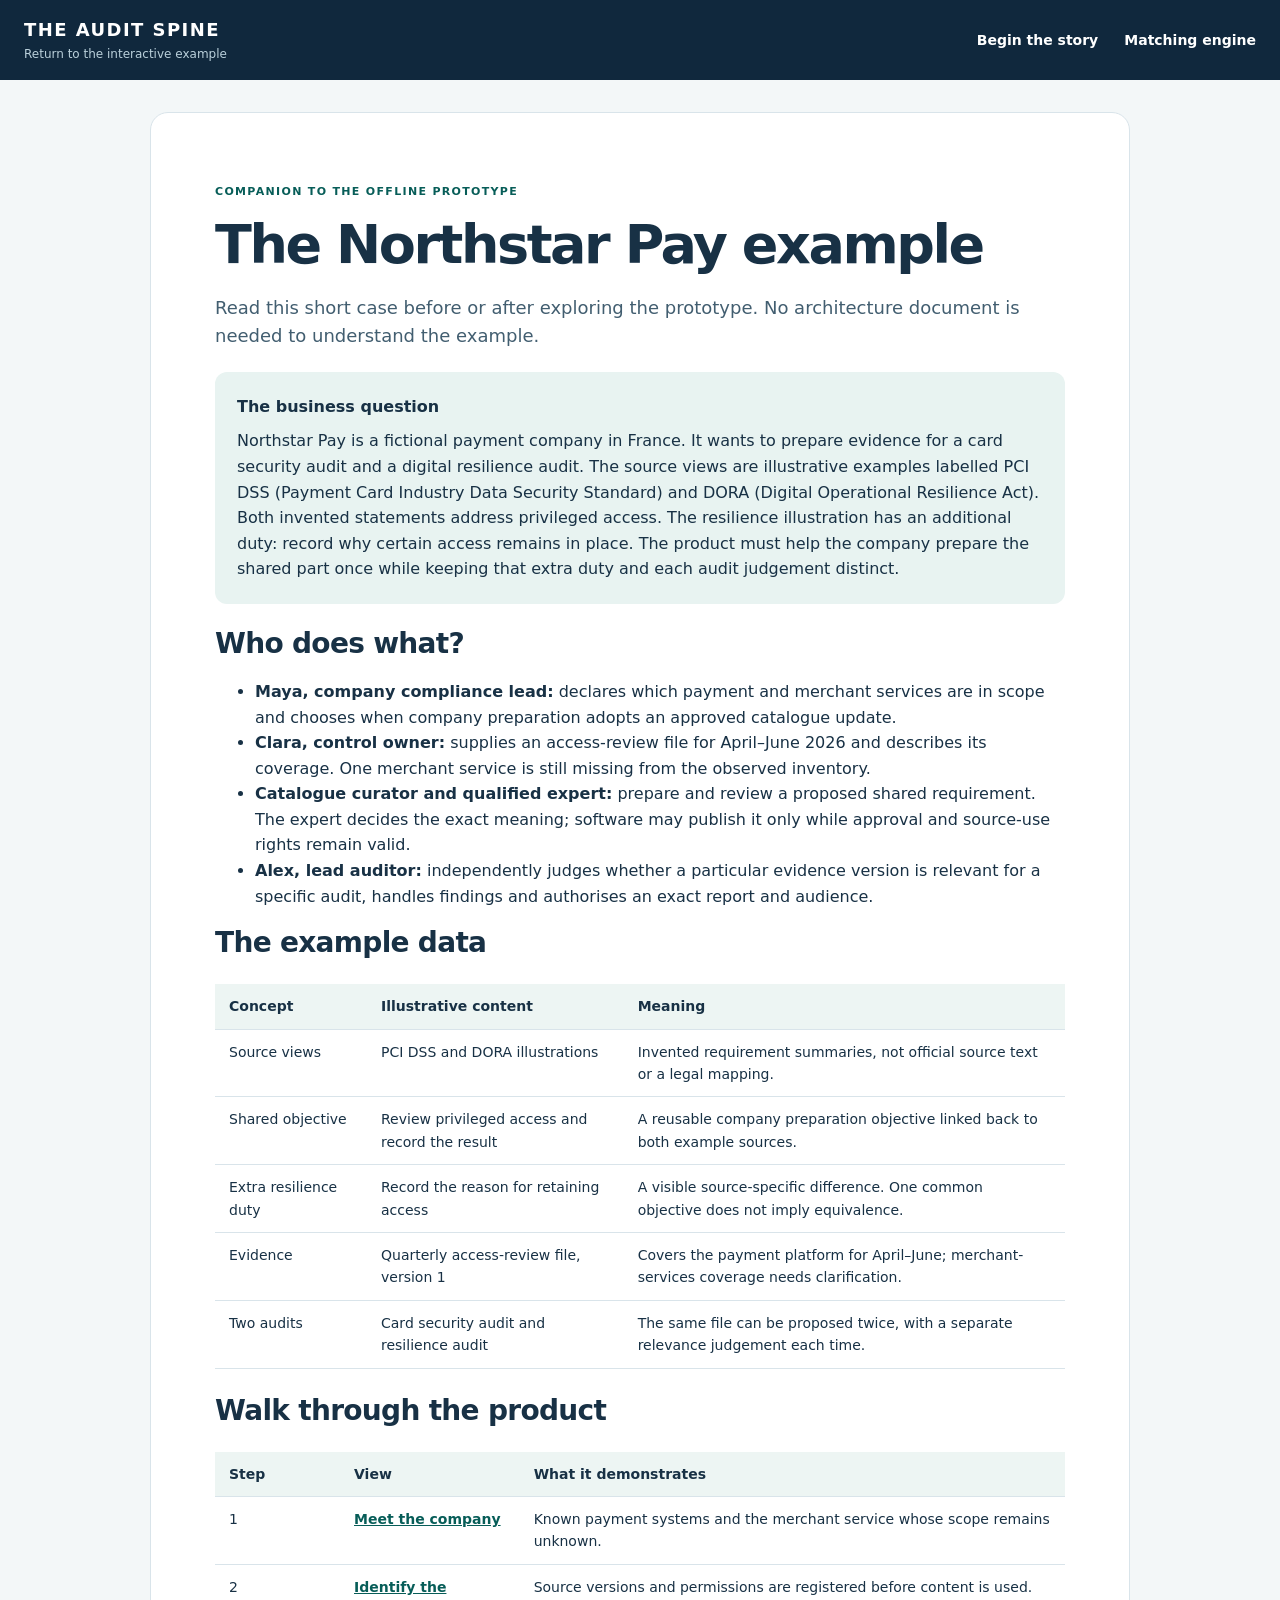
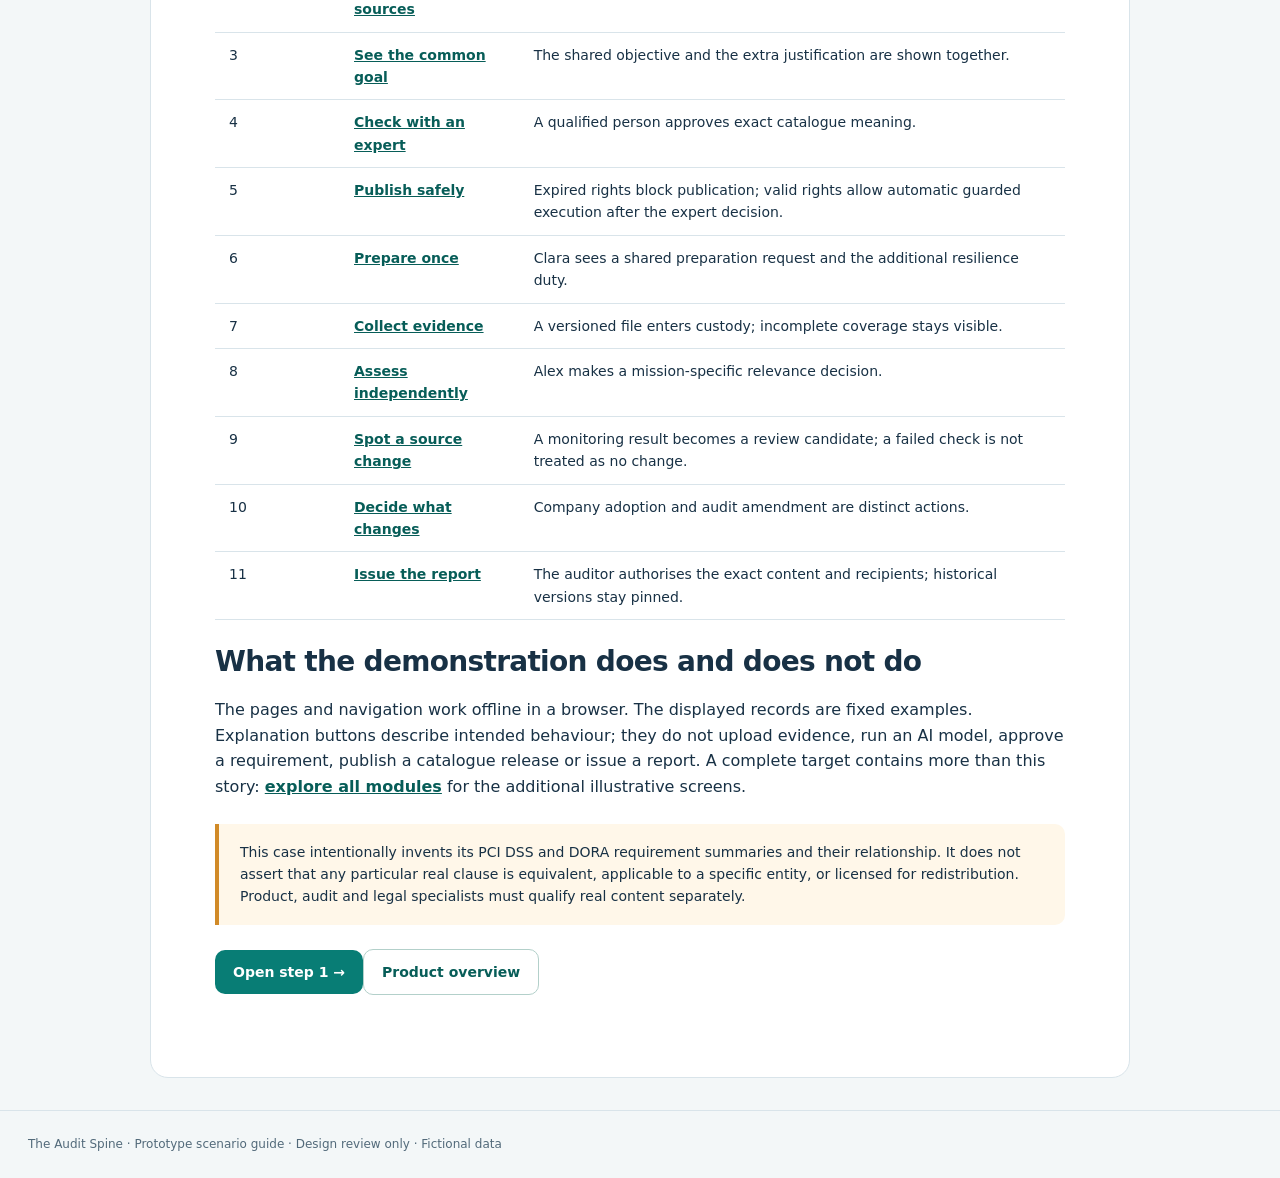
<file: Prototype_Guide.html>
<!doctype html>
<html lang="en"><head><meta charset="utf-8"><meta name="viewport" content="width=device-width, initial-scale=1"><title>Northstar Pay example · The Audit Spine</title><link rel="stylesheet" href="styles.css"><style>body{background:#f3f7f8}.guide{max-width:980px;background:white;margin:32px auto;padding:clamp(22px,5vw,65px);border:1px solid #d9e4ea;border-radius:18px}.guide h1{max-width:780px}.guide table{width:100%;border-collapse:collapse}.guide th,.guide td{padding:11px 14px;text-align:left;border-bottom:1px solid #d9e4ea;vertical-align:top}.guide th{background:#edf5f3}.guide .tablewrap{margin:24px 0}.guide a{font-weight:650}.guide .box{background:#e8f3f1;padding:22px;border-radius:12px;margin:22px 0}.guide .box p{margin-bottom:0}@media(max-width:650px){.guide{margin:0;border:0;border-radius:0}.guide table{min-width:620px}}</style></head>
<body><header><a class="brand" href="index.html#home">THE AUDIT SPINE<small>Return to the interactive example</small></a><nav class="top"><a href="index.html#tour/0">Begin the story</a><a href="index.html#engine">Matching engine</a></nav></header>
<main class="guide"><span class="eyebrow">Companion to the offline prototype</span><h1>The Northstar Pay example</h1><p class="lead">Read this short case before or after exploring the prototype. No architecture document is needed to understand the example.</p>
<div class="box"><strong>The business question</strong><p>Northstar Pay is a fictional payment company in France. It wants to prepare evidence for a card security audit and a digital resilience audit. The source views are illustrative examples labelled PCI DSS (Payment Card Industry Data Security Standard) and DORA (Digital Operational Resilience Act). Both invented statements address privileged access. The resilience illustration has an additional duty: record why certain access remains in place. The product must help the company prepare the shared part once while keeping that extra duty and each audit judgement distinct.</p></div>
<h2>Who does what?</h2><ul><li><strong>Maya, company compliance lead:</strong> declares which payment and merchant services are in scope and chooses when company preparation adopts an approved catalogue update.</li><li><strong>Clara, control owner:</strong> supplies an access-review file for April–June 2026 and describes its coverage. One merchant service is still missing from the observed inventory.</li><li><strong>Catalogue curator and qualified expert:</strong> prepare and review a proposed shared requirement. The expert decides the exact meaning; software may publish it only while approval and source-use rights remain valid.</li><li><strong>Alex, lead auditor:</strong> independently judges whether a particular evidence version is relevant for a specific audit, handles findings and authorises an exact report and audience.</li></ul>
<h2>The example data</h2><div class="tablewrap"><table><thead><tr><th>Concept</th><th>Illustrative content</th><th>Meaning</th></tr></thead><tbody><tr><td>Source views</td><td>PCI DSS and DORA illustrations</td><td>Invented requirement summaries, not official source text or a legal mapping.</td></tr><tr><td>Shared objective</td><td>Review privileged access and record the result</td><td>A reusable company preparation objective linked back to both example sources.</td></tr><tr><td>Extra resilience duty</td><td>Record the reason for retaining access</td><td>A visible source-specific difference. One common objective does not imply equivalence.</td></tr><tr><td>Evidence</td><td>Quarterly access-review file, version 1</td><td>Covers the payment platform for April–June; merchant-services coverage needs clarification.</td></tr><tr><td>Two audits</td><td>Card security audit and resilience audit</td><td>The same file can be proposed twice, with a separate relevance judgement each time.</td></tr></tbody></table></div>
<h2>Walk through the product</h2><div class="tablewrap"><table><thead><tr><th>Step</th><th>View</th><th>What it demonstrates</th></tr></thead><tbody>
<tr><td>1</td><td><a href="index.html#tour/0">Meet the company</a></td><td>Known payment systems and the merchant service whose scope remains unknown.</td></tr>
<tr><td>2</td><td><a href="index.html#tour/1">Identify the sources</a></td><td>Source versions and permissions are registered before content is used.</td></tr>
<tr><td>3</td><td><a href="index.html#tour/2">See the common goal</a></td><td>The shared objective and the extra justification are shown together.</td></tr>
<tr><td>4</td><td><a href="index.html#tour/3">Check with an expert</a></td><td>A qualified person approves exact catalogue meaning.</td></tr>
<tr><td>5</td><td><a href="index.html#tour/4">Publish safely</a></td><td>Expired rights block publication; valid rights allow automatic guarded execution after the expert decision.</td></tr>
<tr><td>6</td><td><a href="index.html#tour/5">Prepare once</a></td><td>Clara sees a shared preparation request and the additional resilience duty.</td></tr>
<tr><td>7</td><td><a href="index.html#tour/6">Collect evidence</a></td><td>A versioned file enters custody; incomplete coverage stays visible.</td></tr>
<tr><td>8</td><td><a href="index.html#tour/7">Assess independently</a></td><td>Alex makes a mission-specific relevance decision.</td></tr>
<tr><td>9</td><td><a href="index.html#tour/8">Spot a source change</a></td><td>A monitoring result becomes a review candidate; a failed check is not treated as no change.</td></tr>
<tr><td>10</td><td><a href="index.html#tour/9">Decide what changes</a></td><td>Company adoption and audit amendment are distinct actions.</td></tr>
<tr><td>11</td><td><a href="index.html#tour/10">Issue the report</a></td><td>The auditor authorises the exact content and recipients; historical versions stay pinned.</td></tr></tbody></table></div>
<h2>What the demonstration does and does not do</h2><p>The pages and navigation work offline in a browser. The displayed records are fixed examples. Explanation buttons describe intended behaviour; they do not upload evidence, run an AI model, approve a requirement, publish a catalogue release or issue a report. A complete target contains more than this story: <a href="index.html#directory">explore all modules</a> for the additional illustrative screens.</p>
<div class="notice">This case intentionally invents its PCI DSS and DORA requirement summaries and their relationship. It does not assert that any particular real clause is equivalent, applicable to a specific entity, or licensed for redistribution. Product, audit and legal specialists must qualify real content separately.</div>
<p><a class="btn" href="index.html#tour/0">Open step 1 →</a><a class="btn light" href="index.html#home">Product overview</a></p></main><footer class="footer">The Audit Spine · Prototype scenario guide · Design review only · Fictional data</footer></body></html>
</file>
<file: styles.css>
:root{--ink:#183145;--navy:#10283d;--teal:#087d75;--teal-dark:#075d58;--muted:#526a7a;--line:#d9e4ea;--paper:#fff;--bg:#f3f7f8;--amber:#a86210}*{box-sizing:border-box}html{scroll-behavior:smooth}body{margin:0;background:var(--bg);color:var(--ink);font:16px/1.6 Inter,ui-sans-serif,system-ui,-apple-system,Segoe UI,sans-serif}a{color:var(--teal-dark)}a:hover{text-decoration-thickness:2px}a,button,summary{touch-action:manipulation}button{cursor:pointer;font:inherit}a:focus-visible,button:focus-visible,summary:focus-visible{outline:3px solid #e59f33;outline-offset:3px}.skip{position:absolute;left:-10000px}.skip:focus{left:20px;top:10px;z-index:100;background:white;padding:10px}header{background:var(--navy);color:white;padding:16px max(24px,calc((100vw - 1400px)/2));display:flex;justify-content:space-between;gap:24px;align-items:center}header a{color:white;text-decoration:none}.brand{font-size:18px;letter-spacing:.08em;font-weight:800}.brand small{display:block;letter-spacing:0;color:#bad0db;font-weight:400;font-size:12px}nav.top{display:flex;gap:26px;flex-wrap:wrap}nav.top a{font-size:14px;font-weight:650}.shell{max-width:1450px;margin:26px auto;display:grid;grid-template-columns:238px minmax(0,1fr);gap:28px;padding:0 26px}aside.left{align-self:start;background:white;border:1px solid var(--line);border-radius:18px;padding:18px;position:sticky;top:20px;max-height:calc(100vh - 40px);overflow:auto}.side-title,.eyebrow{font-size:11px;text-transform:uppercase;letter-spacing:.12em;color:var(--teal-dark);font-weight:800}.side-start{display:block;background:#e8f3f1;border-radius:9px;padding:10px 12px;text-decoration:none;font-weight:700;margin:12px 0}.side-start:hover{background:#d6ebe7}.left details{border-top:1px solid #e8eef1;padding:10px 0}.left summary{font-size:14px;font-weight:700;cursor:pointer}.left details a{display:block;padding:5px 4px 5px 13px;text-decoration:none;font-size:13px;line-height:1.35}.left details a:hover{background:#eff7f5}.left .side-note{font-size:12px;color:var(--muted);line-height:1.5}main{min-width:0;outline:none;padding-bottom:70px}h1{font-size:clamp(32px,4.4vw,54px);letter-spacing:-.045em;line-height:1.1;margin:12px 0 20px}h1 em{font-style:normal;color:var(--teal)}h2{font-size:clamp(21px,2.2vw,28px);line-height:1.25;margin:0 0 18px;letter-spacing:-.025em}h3{font-size:19px;line-height:1.25;margin:14px 0 8px}p{margin:9px 0 18px}.lead{font-size:18px;line-height:1.55;color:#425e70;max-width:820px}.fine{font-size:12px;color:var(--muted)}.hero{background:linear-gradient(122deg,#e0f1ed 0%,#f5f9f4 62%,#dfe9f2 100%);border:1px solid #cee4dd;border-radius:24px;min-height:420px;padding:clamp(25px,4vw,56px);display:grid;grid-template-columns:minmax(0,2fr) minmax(240px,1fr);gap:26px;align-items:center}.hero-stats{background:#fff;border:1px solid #d6e5e1;border-radius:19px;padding:24px;box-shadow:0 18px 50px #1d4a541a}.hero-stats>span{font-size:11px;letter-spacing:.12em;font-weight:800;color:var(--teal-dark)}.hero-stats div{padding:11px 0;border-bottom:1px solid #e7eeef;color:#456271}.hero-stats div:last-child{border:0}.hero-stats b{font-size:25px;color:var(--ink);margin-right:9px}.buttons{display:flex;gap:10px;flex-wrap:wrap;margin:22px 0}.btn{background:var(--teal);color:white;padding:11px 18px;border-radius:10px;text-decoration:none;font-size:14px;font-weight:750;display:inline-flex;gap:10px;align-items:center;min-height:44px}.btn:hover{background:var(--teal-dark);color:white}.btn.light{background:white;color:var(--teal-dark);border:1px solid #b3d0ca}.btn .icon{width:18px;height:18px}.section{margin:42px 0}.route-grid{display:grid;grid-template-columns:repeat(3,minmax(0,1fr));gap:12px}.route-grid a{background:white;border:1px solid var(--line);border-radius:13px;padding:16px;text-decoration:none;color:var(--ink);min-height:130px}.route-grid a:hover,.card:hover{border-color:var(--teal);box-shadow:0 8px 24px #163e4014}.route-grid span{display:block;color:var(--teal-dark);font-weight:800;font-size:13px}.route-grid b{display:block;margin:5px 0;font-size:15px}.route-grid small{display:block;color:var(--muted);font-size:13px;line-height:1.35}.grid{display:grid;grid-template-columns:repeat(2,minmax(0,1fr));gap:15px}.card{background:white;border:1px solid var(--line);border-radius:16px;padding:23px;color:var(--ink);text-decoration:none;display:block;min-width:0}.card p{font-size:14px;color:var(--muted);line-height:1.45}.card b{font-size:13px;color:var(--teal-dark)}.card-icon{display:grid;place-items:center;background:#e5f3ef;color:var(--teal-dark);border-radius:10px;width:42px;height:42px}.icon{width:23px;height:23px}.notice{border-left:4px solid #d18a27;background:#fff7e9;padding:17px 21px;border-radius:0 10px 10px 0;margin:24px 0;font-size:14px}.intro{padding:24px 0 12px}.match{display:grid;grid-template-columns:minmax(180px,1fr) 28px minmax(190px,1.2fr) 28px minmax(180px,1fr);gap:10px;align-items:center;margin:28px 0}.source-group{display:grid;gap:10px}.source-group>div,.shared,.difference{padding:18px;border:1px solid #cfdfdd;border-radius:15px;background:white;min-width:0}.source-group span,.shared span,.difference span{display:block;color:var(--teal-dark);font-size:11px;text-transform:uppercase;letter-spacing:.07em;font-weight:800}.source-group strong,.shared strong,.difference strong{display:block;font-size:16px;line-height:1.3;margin-top:5px}.source-group p,.shared p,.difference p{color:var(--muted);font-size:13px;margin:6px 0 0}.shared{background:#e5f3ef;border-color:#9fd0c6;box-shadow:0 10px 25px #1d6e6118}.difference{background:#fff9ed;border-color:#ecd19e}.connector{color:var(--teal);display:flex;align-items:center;justify-content:center}.pipeline{display:grid;grid-template-columns:repeat(4,1fr);gap:12px}.pipeline>div{border:1px solid var(--line);background:white;border-radius:13px;padding:17px}.pipeline span{display:grid;place-items:center;background:#e5f3ef;color:var(--teal-dark);border-radius:50%;width:30px;height:30px;font-weight:800}.pipeline b{display:block;margin-top:10px}.pipeline p{font-size:13px;color:var(--muted)}.callout{padding:22px;border:1px solid var(--line);border-radius:14px;background:#fff}.callout p{color:var(--muted)}.screen-heading{display:flex;justify-content:space-between;gap:25px;align-items:center;padding:20px 0 10px}.screen-heading h1{font-size:clamp(30px,3.6vw,45px)}.screen-icon{width:64px;height:64px;flex:none;border-radius:18px;background:#e5f3ef;color:var(--teal-dark);display:grid;place-items:center}.screen-icon .icon{width:34px;height:34px}.progress{height:7px;background:#e2e9ec;border-radius:8px;overflow:hidden;margin:18px 0}.progress span{height:100%;display:block;background:var(--teal)}.context{display:flex;gap:8px;flex-wrap:wrap;margin:14px 0 24px}.context span{background:white;border:1px solid var(--line);border-radius:25px;padding:5px 10px;color:#4c6876;font-size:12px}.workspace{display:grid;grid-template-columns:minmax(0,1.9fr) minmax(240px,.8fr);gap:16px}.panel,.insight,.detail{background:white;border:1px solid var(--line);border-radius:16px;padding:20px;min-width:0}.panel-title h2{font-size:20px;margin:4px 0}.tablewrap{overflow:auto}.tablewrap table{width:100%;border-collapse:collapse;font-size:14px;text-align:left}.tablewrap caption{position:absolute;clip:rect(0 0 0 0);height:1px;width:1px;overflow:hidden}.tablewrap th,.tablewrap td{border-bottom:1px solid #e8eef1;padding:13px 12px;vertical-align:top;min-width:125px}.tablewrap thead{background:#eef5f5}.tablewrap tbody th{font-weight:700}.insight{background:#f0f6f4;border-color:#d5e8e2;align-self:start}.insight h2{font-size:19px;margin:8px 0}.insight p{color:#496977;font-size:14px}.insight button{background:none;border:0;padding:7px 0;color:var(--teal-dark);font-weight:750;text-align:left}.detail{margin:16px 0}.detail summary{cursor:pointer;font-weight:750}.detail dl{display:grid;grid-template-columns:repeat(2,1fr);gap:12px}.detail dl>div{border-bottom:1px solid #e9eff1;padding:8px 0}.detail dt{font-size:12px;color:var(--muted)}.detail dd{margin:0;font-weight:650;overflow-wrap:anywhere}.story-nav{border-top:1px solid var(--line);padding-top:20px;display:flex;justify-content:space-between;align-items:center;gap:10px;margin:26px 0}.story-nav>a:not(.btn){font-weight:700;text-decoration:none}.story-nav>span{font-size:13px;color:var(--muted)}.related{display:flex;flex-wrap:wrap;gap:10px}.related a{border:1px solid var(--line);border-radius:9px;padding:9px 13px;text-decoration:none;background:white;font-size:13px}.related a:hover{border-color:var(--teal)}.story-card{background:#e7f3ef;border-radius:12px;padding:20px;margin:20px 0}.story-card p{margin:4px 0}.footer{max-width:1450px;margin:auto;border-top:1px solid var(--line);padding:24px 28px;color:var(--muted);font-size:12px}dialog{border:0;border-radius:16px;box-shadow:0 24px 80px #10283d66;padding:27px;max-width:520px;width:calc(100vw - 35px);color:var(--ink)}dialog::backdrop{background:#10283d99}dialog h2{font-size:20px}
@media(max-width:1100px){.shell{grid-template-columns:205px minmax(0,1fr);gap:18px}.hero{grid-template-columns:1fr}.hero-stats{display:grid;grid-template-columns:repeat(2,1fr);gap:0 20px}.hero-stats>span{grid-column:1/-1}.match{grid-template-columns:1fr}.connector .icon{transform:rotate(90deg)}.source-group{grid-template-columns:repeat(2,1fr)}.pipeline{grid-template-columns:repeat(2,1fr)}}
.highlights{display:grid;grid-template-columns:repeat(3,minmax(0,1fr));gap:12px;margin:12px 0 18px}.highlight{background:white;border:1px solid var(--line);border-radius:13px;padding:16px;min-width:0}.highlight span{display:block;color:var(--muted);font-size:12px;margin-bottom:7px}.highlight strong{font-size:14px;line-height:1.4;display:block}.highlight.good{border-top:4px solid #318569}.highlight.warn{border-top:4px solid #c88826}.highlight.neutral{border-top:4px solid #5584ac}
@media(max-width:760px){.highlights{grid-template-columns:1fr}}
@media(max-width:760px){header{padding:16px;align-items:start;flex-direction:column}nav.top{gap:14px}.shell{display:block;padding:0 16px;margin:16px auto}.left{position:static!important;max-height:none!important;margin-bottom:20px}.hero{min-height:0;padding:24px}.route-grid,.grid,.workspace,.detail dl{grid-template-columns:1fr}.story-nav{flex-wrap:wrap}.story-nav .btn{width:100%;justify-content:center}.screen-icon{display:none}.source-group{grid-template-columns:1fr}.hero-stats{padding:15px}.hero-stats b{font-size:21px}.screen-heading h1{letter-spacing:-.025em}}
@media(max-width:430px){.hero-stats{grid-template-columns:1fr}.pipeline{grid-template-columns:1fr}.context{font-size:11px}.btn{width:100%;justify-content:center}}
@media print{header,.left,.buttons,.story-nav,.insight button,dialog{display:none!important}.shell{display:block}body{background:white}.panel,.card,.callout{break-inside:avoid}}
</file>
